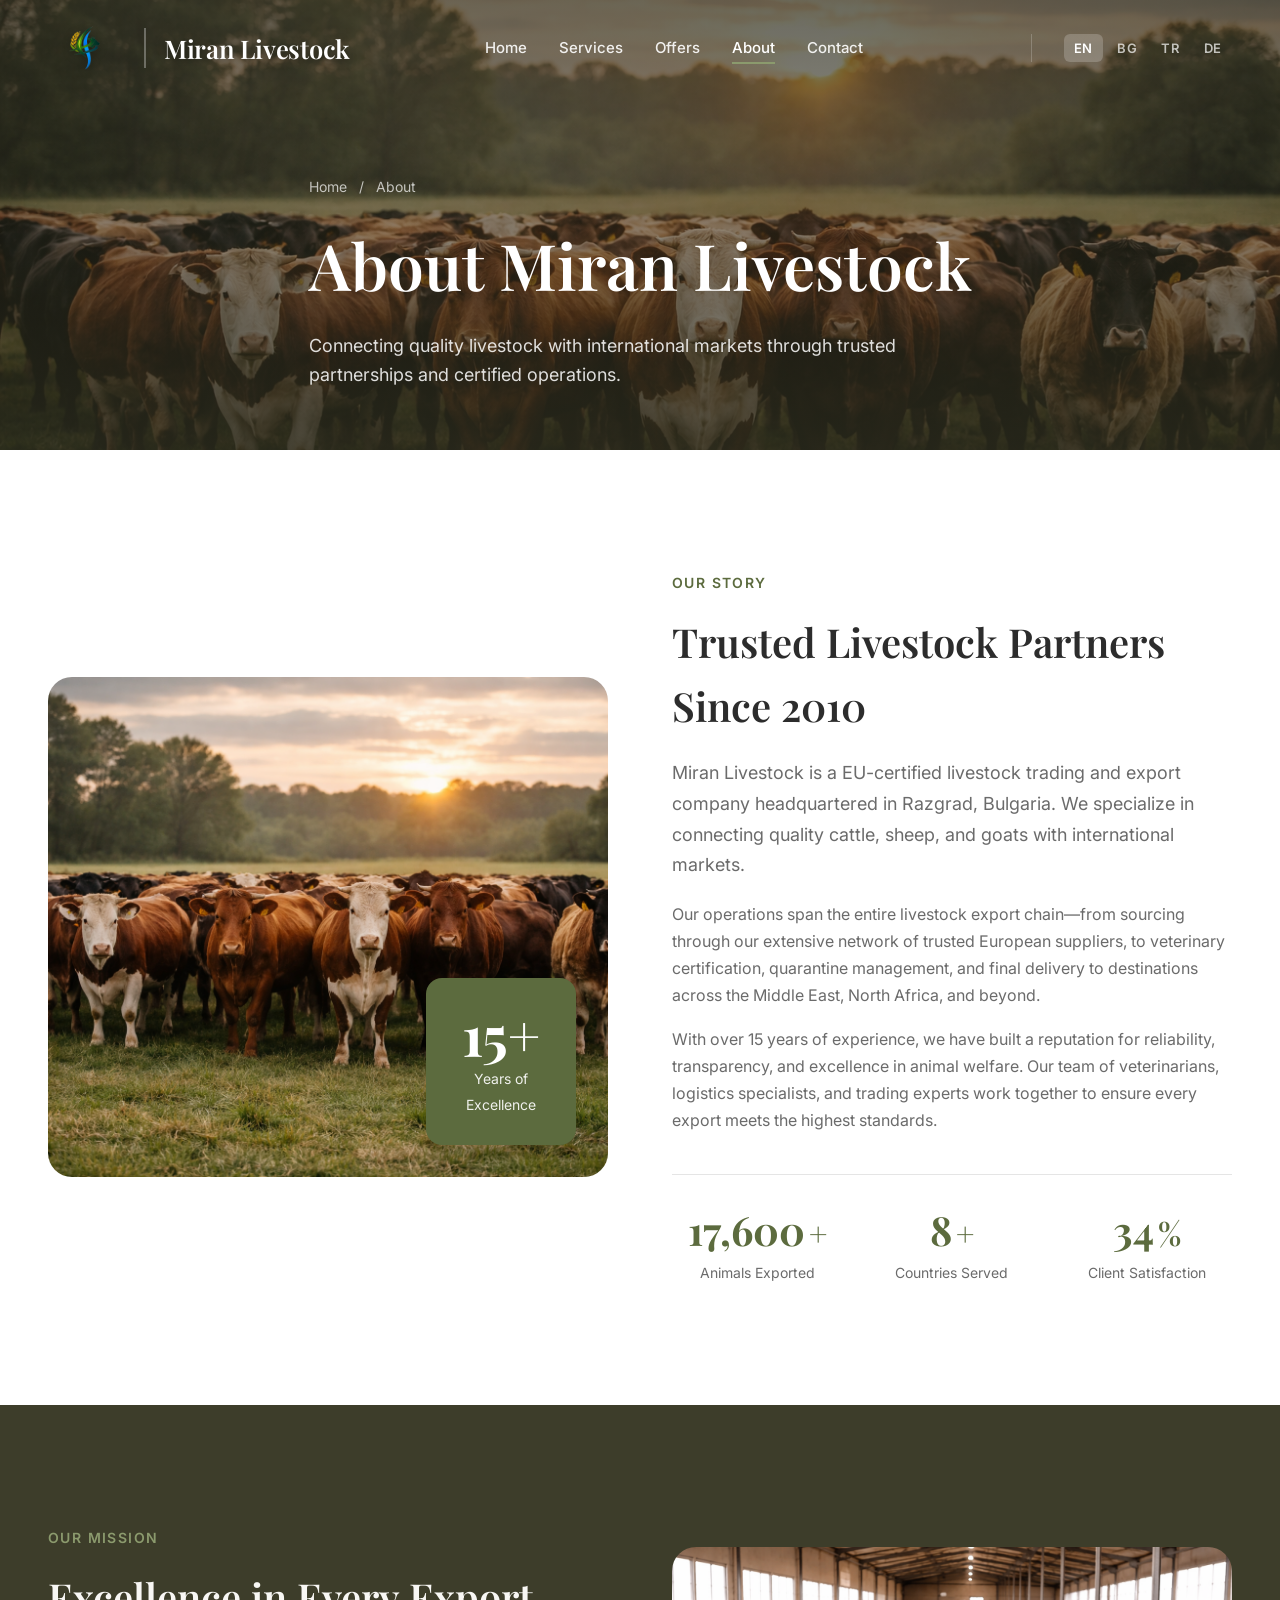
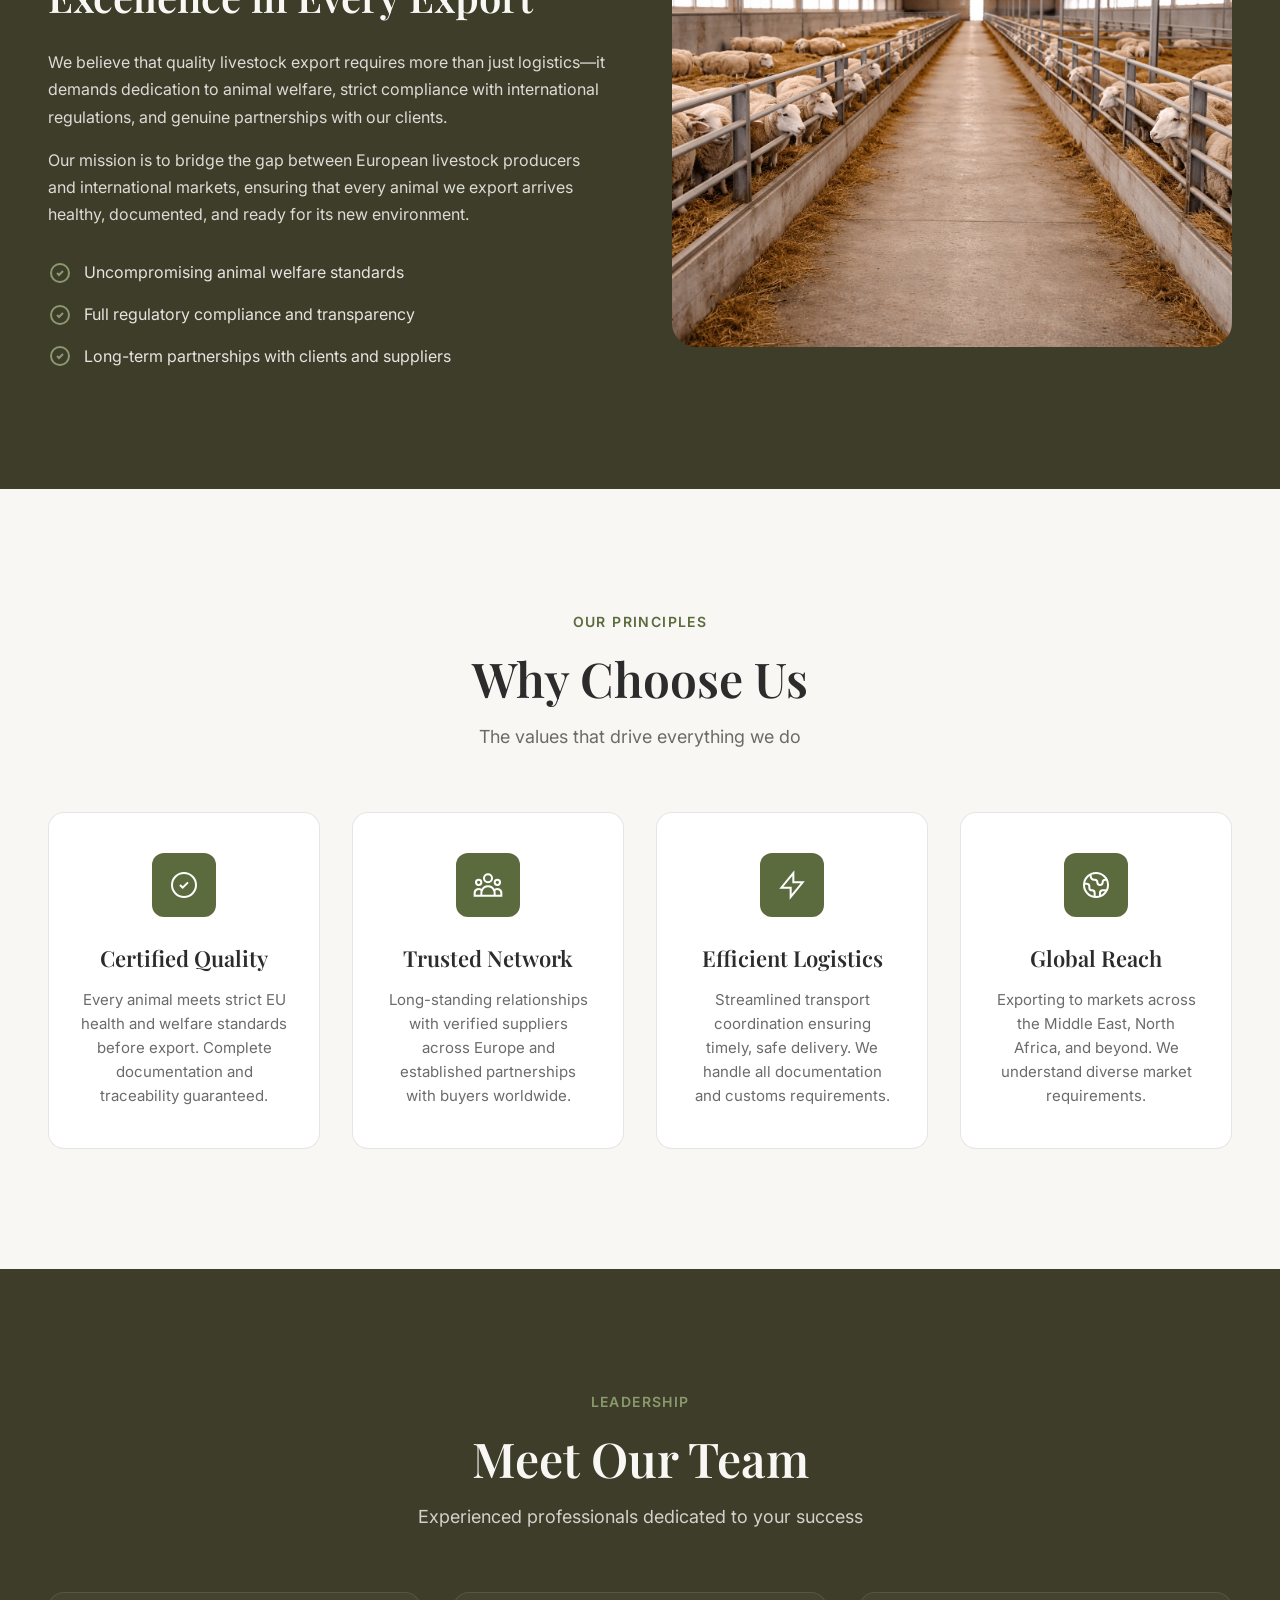
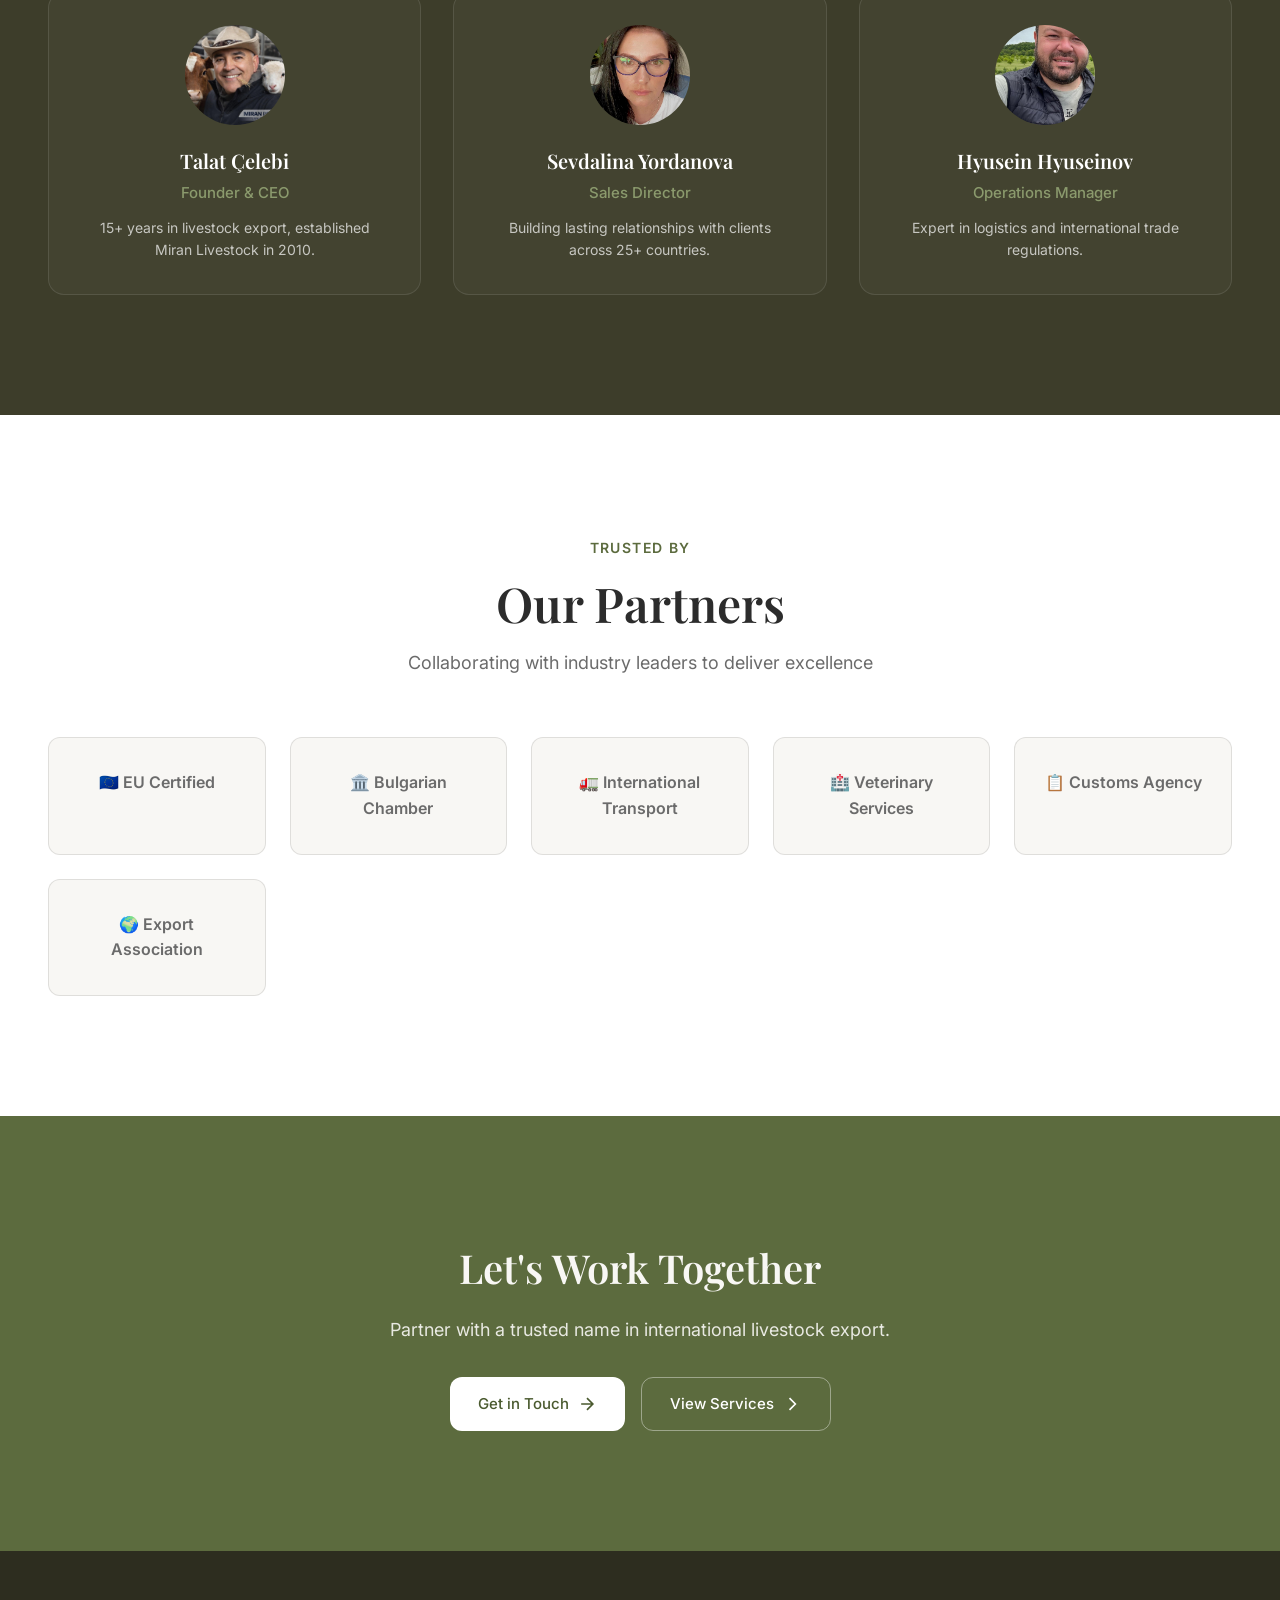
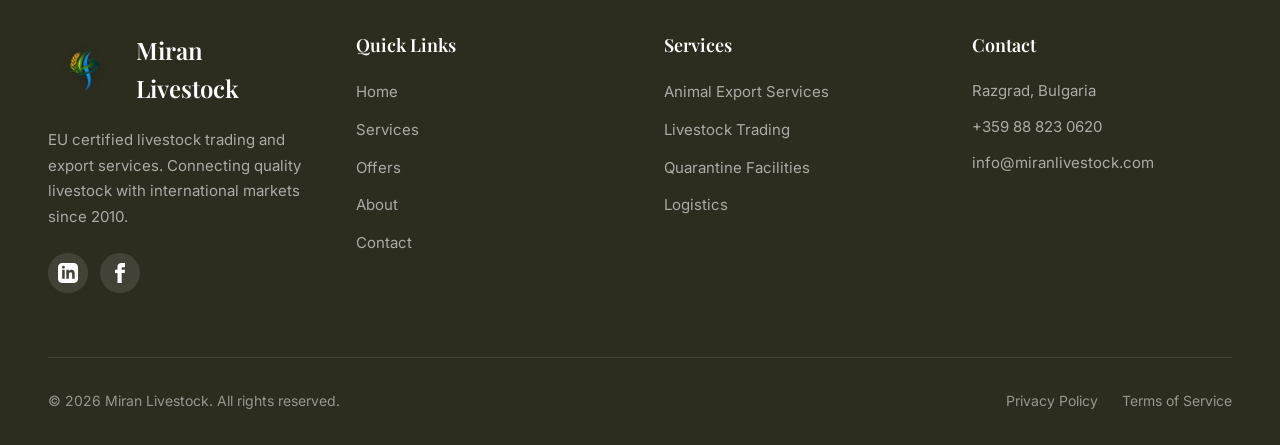
<file: about.html>
<!DOCTYPE html>
<html lang="en">
<head>
  <meta charset="UTF-8">
  <meta name="viewport" content="width=device-width, initial-scale=1.0">
  <title data-i18n="about.meta.title">About Us | Miran Livestock</title>
  <meta name="description" data-i18n="about.meta.description" content="Learn about Miran Livestock - EU certified livestock trading and export company based in Bulgaria.">
  <link rel="stylesheet" href="css/style.css">
  <link rel="preconnect" href="https://fonts.googleapis.com">
  <link rel="preconnect" href="https://fonts.gstatic.com" crossorigin>
  <link href="https://fonts.googleapis.com/css2?family=Inter:wght@300;400;500;600;700&family=Playfair+Display:wght@400;500;600;700&display=swap" rel="stylesheet">
</head>

<body>

<!-- ================= HEADER ================= -->
<header class="header" id="header">
  <div class="container header-inner">
    <a href="index.html" class="logo">
      <img src="img/Miran_Logo.png" alt="Miran Livestock" class="logo-img">
      <span class="logo-text">Miran Livestock</span>
    </a>
    <nav class="desktop-nav">
      <a href="index.html" data-i18n="nav.home">Home</a>
      <a href="services.html" data-i18n="nav.services">Services</a>
      <a href="offers.html" data-i18n="nav.offers">Offers</a>
      <a href="about.html" class="active" data-i18n="nav.about">About</a>
      <a href="contact.html" data-i18n="nav.contact">Contact</a>
    </nav>
    
    <!-- Language Switcher -->
    <div class="language-switcher">
      <button class="lang-btn active" data-lang="en">EN</button>
      <button class="lang-btn" data-lang="bg">BG</button>
      <button class="lang-btn" data-lang="tr">TR</button>
      <button class="lang-btn" data-lang="de">DE</button>
    </div>
    
    <button class="menu-btn" id="menuBtn" aria-label="Open menu">
      <span></span>
      <span></span>
      <span></span>
    </button>
  </div>
</header>

<!-- ================= MOBILE MENU ================= -->
<nav class="side-menu" id="sideMenu">
  <button class="close-btn" id="closeBtn" aria-label="Close menu">×</button>
  <div class="menu-links">
    <a href="index.html" data-i18n="nav.home">Home</a>
    <a href="services.html" data-i18n="nav.services">Services</a>
    <a href="offers.html" data-i18n="nav.offers">Offers</a>
    <a href="about.html" class="active" data-i18n="nav.about">About</a>
    <a href="index.html#contact" data-i18n="nav.contact">Contact</a>
  </div>
  
  <div class="mobile-lang-switcher">
    <span data-i18n="nav.language">Language:</span>
    <div class="mobile-lang-buttons">
      <button class="lang-btn active" data-lang="en">English</button>
      <button class="lang-btn" data-lang="bg">Български</button>
      <button class="lang-btn" data-lang="tr">Türkçe</button>
      <button class="lang-btn" data-lang="de">Deutsch</button>
    </div>
  </div>
  
  <div class="menu-footer">
    <p>info@miranlivestock.com</p>
    <p>+359 88 823 0620</p>
  </div>
</nav>
<div class="menu-overlay" id="menuOverlay"></div>

<!-- ================= PAGE HERO ================= -->
<section class="page-hero about-hero">
  <div class="page-hero-bg">
    <img src="img/Cattle_Herd.png" alt="About Miran Livestock" loading="eager">
  </div>
  <div class="hero-overlay"></div>
  
  <div class="container">
    <div class="page-hero-content reveal">
      <span class="breadcrumb">
        <a href="index.html" data-i18n="about.breadcrumb.home">Home</a>
        <span>/</span>
        <span data-i18n="nav.about">About</span>
      </span>
      <h1 data-i18n="about.hero.title">About Miran Livestock</h1>
      <p data-i18n="about.hero.subtitle">Connecting quality livestock with international markets through trusted partnerships and certified operations.</p>
    </div>
  </div>
</section>

<!-- ================= STORY SECTION ================= -->
<section class="story-section section-padding">
  <div class="container">
    <div class="story-grid">
      <div class="story-image reveal">
        <img src="img/Cattle_Herd.png" alt="Miran Livestock Operations" loading="lazy">
        <div class="experience-badge">
          <span class="exp-number">15+</span>
          <span class="exp-text" data-i18n="about.story.badge">Years of<br>Excellence</span>
        </div>
      </div>
      
      <div class="story-content reveal">
        <span class="section-label" data-i18n="about.story.label">Our Story</span>
        <h2 data-i18n="about.story.title">Trusted Livestock Partners Since 2010</h2>
        <p class="lead" data-i18n="about.story.lead">Miran Livestock is a EU-certified livestock trading and export company headquartered in Razgrad, Bulgaria. We specialize in connecting quality cattle, sheep, and goats with international markets.</p>
        
        <p data-i18n="about.story.p1">Our operations span the entire livestock export chain—from sourcing through our extensive network of trusted European suppliers, to veterinary certification, quarantine management, and final delivery to destinations across the Middle East, North Africa, and beyond.</p>
        
        <p data-i18n="about.story.p2">With over 15 years of experience, we have built a reputation for reliability, transparency, and excellence in animal welfare. Our team of veterinarians, logistics specialists, and trading experts work together to ensure every export meets the highest standards.</p>
        
        <div class="story-stats">
          <div class="stat">
            <span class="stat-number" data-count="50000">0</span>
            <span class="stat-suffix">+</span>
            <span class="stat-label" data-i18n="about.stats.animals">Animals Exported</span>
          </div>
          <div class="stat">
            <span class="stat-number" data-count="25">0</span>
            <span class="stat-suffix">+</span>
            <span class="stat-label" data-i18n="about.stats.countries">Countries Served</span>
          </div>
          <div class="stat">
            <span class="stat-number" data-count="98">0</span>
            <span class="stat-suffix">%</span>
            <span class="stat-label" data-i18n="about.stats.satisfaction">Client Satisfaction</span>
          </div>
        </div>
      </div>
    </div>
  </div>
</section>

<!-- ================= MISSION SECTION ================= -->
<section class="mission-section section-padding bg-dark">
  <div class="container">
    <div class="mission-grid">
      <div class="mission-content reveal">
        <span class="section-label" data-i18n="about.mission.label">Our Mission</span>
        <h2 class="light" data-i18n="about.mission.title">Excellence in Every Export</h2>
        <p class="light" data-i18n="about.mission.p1">We believe that quality livestock export requires more than just logistics—it demands dedication to animal welfare, strict compliance with international regulations, and genuine partnerships with our clients.</p>
        <p class="light" data-i18n="about.mission.p2">Our mission is to bridge the gap between European livestock producers and international markets, ensuring that every animal we export arrives healthy, documented, and ready for its new environment.</p>
        
        <div class="mission-points">
          <div class="mission-point">
            <div class="point-icon">
              <svg viewBox="0 0 24 24" fill="none" stroke="currentColor" stroke-width="2">
                <path d="M9 12l2 2 4-4m6 2a9 9 0 11-18 0 9 9 0 0118 0z"/>
              </svg>
            </div>
            <span data-i18n="about.mission.point1">Uncompromising animal welfare standards</span>
          </div>
          <div class="mission-point">
            <div class="point-icon">
              <svg viewBox="0 0 24 24" fill="none" stroke="currentColor" stroke-width="2">
                <path d="M9 12l2 2 4-4m6 2a9 9 0 11-18 0 9 9 0 0118 0z"/>
              </svg>
            </div>
            <span data-i18n="about.mission.point2">Full regulatory compliance and transparency</span>
          </div>
          <div class="mission-point">
            <div class="point-icon">
              <svg viewBox="0 0 24 24" fill="none" stroke="currentColor" stroke-width="2">
                <path d="M9 12l2 2 4-4m6 2a9 9 0 11-18 0 9 9 0 0118 0z"/>
              </svg>
            </div>
            <span data-i18n="about.mission.point3">Long-term partnerships with clients and suppliers</span>
          </div>
        </div>
      </div>
      
      <div class="mission-image reveal">
        <img src="img/Sheep_pen.png" alt="Our Mission" loading="lazy">
      </div>
    </div>
  </div>
</section>

<!-- ================= VALUES SECTION ================= -->
<section class="values-section section-padding">
  <div class="container">
    <div class="section-header reveal">
      <span class="section-label" data-i18n="about.values.label">Our Principles</span>
      <h2 class="section-title" data-i18n="about.values.title">Why Choose Us</h2>
      <p class="section-desc" data-i18n="about.values.desc">The values that drive everything we do</p>
    </div>
    
    <div class="values-grid">
      <div class="value-card reveal">
        <div class="value-icon">
          <svg viewBox="0 0 24 24" fill="none" stroke="currentColor" stroke-width="1.5">
            <path d="M9 12l2 2 4-4m6 2a9 9 0 11-18 0 9 9 0 0118 0z"/>
          </svg>
        </div>
        <h3 data-i18n="about.values.quality.title">Certified Quality</h3>
        <p data-i18n="about.values.quality.desc">Every animal meets strict EU health and welfare standards before export. Complete documentation and traceability guaranteed.</p>
      </div>
      
      <div class="value-card reveal">
        <div class="value-icon">
          <svg viewBox="0 0 24 24" fill="none" stroke="currentColor" stroke-width="1.5">
            <path d="M17 20h5v-2a3 3 0 00-5.356-1.857M17 20H7m10 0v-2c0-.656-.126-1.283-.356-1.857M7 20H2v-2a3 3 0 015.356-1.857M7 20v-2c0-.656.126-1.283.356-1.857m0 0a5.002 5.002 0 019.288 0M15 7a3 3 0 11-6 0 3 3 0 016 0zm6 3a2 2 0 11-4 0 2 2 0 014 0zM7 10a2 2 0 11-4 0 2 2 0 014 0z"/>
          </svg>
        </div>
        <h3 data-i18n="about.values.network.title">Trusted Network</h3>
        <p data-i18n="about.values.network.desc">Long-standing relationships with verified suppliers across Europe and established partnerships with buyers worldwide.</p>
      </div>
      
      <div class="value-card reveal">
        <div class="value-icon">
          <svg viewBox="0 0 24 24" fill="none" stroke="currentColor" stroke-width="1.5">
            <path d="M13 10V3L4 14h7v7l9-11h-7z"/>
          </svg>
        </div>
        <h3 data-i18n="about.values.efficiency.title">Efficient Logistics</h3>
        <p data-i18n="about.values.efficiency.desc">Streamlined transport coordination ensuring timely, safe delivery. We handle all documentation and customs requirements.</p>
      </div>
      
      <div class="value-card reveal">
        <div class="value-icon">
          <svg viewBox="0 0 24 24" fill="none" stroke="currentColor" stroke-width="1.5">
            <path d="M3.055 11H5a2 2 0 012 2v1a2 2 0 002 2 2 2 0 012 2v2.945M8 3.935V5.5A2.5 2.5 0 0010.5 8h.5a2 2 0 012 2 2 2 0 104 0 2 2 0 012-2h1.064M15 20.488V18a2 2 0 012-2h3.064M21 12a9 9 0 11-18 0 9 9 0 0118 0z"/>
          </svg>
        </div>
        <h3 data-i18n="about.values.global.title">Global Reach</h3>
        <p data-i18n="about.values.global.desc">Exporting to markets across the Middle East, North Africa, and beyond. We understand diverse market requirements.</p>
      </div>
    </div>
  </div>
</section>

<!-- ================= TEAM SECTION ================= -->
<section class="team-section section-padding bg-dark">
  <div class="container">
    <div class="section-header reveal">
      <span class="section-label" data-i18n="about.team.label">Leadership</span>
      <h2 class="section-title light" data-i18n="about.team.title">Meet Our Team</h2>
      <p class="section-desc light" data-i18n="about.team.desc">Experienced professionals dedicated to your success</p>
    </div>
    
    <div class="team-grid">
      <div class="team-card reveal">
        <div class="team-image">
          <div class="team-avatar">
              <img src="img/Talat_Celebi.jpeg" alt="Talat Celebi" class="img"></div>
        </div>
        <div class="team-info">
          <h3>Talat Çelebi</h3>
          <span class="team-role" data-i18n="about.team.founder">Founder & CEO</span>
          <p data-i18n="about.team.founder.desc">15+ years in livestock export, established Miran Livestock in 2017.</p>
        </div>
      </div>
      
      
      <div class="team-card reveal">
        <div class="team-image">
            <div class="team-avatar">
                <img src="img/Sevdalina_Yordanova.jpeg" alt="Sevdalina Yordanova" class="img"></div>
        </div>
        <div class="team-info">
          <h3>Sevdalina Yordanova</h3>
          <span class="team-role" data-i18n="about.team.sales">Sales Director</span>
          <p data-i18n="about.team.sales.desc">Building lasting relationships with clients across 25+ countries.</p>
        </div>
      </div>
        <div class="team-card reveal">
        <div class="team-image">
          <div class="team-avatar"><img src="img/Hyusein_Hyuseinov.jpeg" alt="Hyusein Hyuseinov" class="img"></div>
        </div>
        <div class="team-info">
          <h3>Hyusein Hyuseinov</h3>
          <span class="team-role" data-i18n="about.team.operations">Operations Manager</span>
          <p data-i18n="about.team.operations.desc">Expert in logistics and international trade regulations.</p>
        </div>
      </div>
    </div>
  </div>
</section>

<!-- ================= PARTNERS SECTION ================= -->
<section class="partners-section section-padding">
  <div class="container">
    <div class="section-header reveal">
      <span class="section-label" data-i18n="about.partners.label">Trusted By</span>
      <h2 class="section-title" data-i18n="about.partners.title">Our Partners</h2>
      <p class="section-desc" data-i18n="about.partners.desc">Collaborating with industry leaders to deliver excellence</p>
    </div>
    
    <div class="partners-grid reveal">
      <div class="partner-logo">🇪🇺 EU Certified</div>
      <div class="partner-logo">🏛️ Bulgarian Chamber</div>
      <div class="partner-logo">🚛 International Transport</div>
      <div class="partner-logo">🏥 Veterinary Services</div>
      <div class="partner-logo">📋 Customs Agency</div>
      <div class="partner-logo">🌍 Export Association</div>
    </div>
  </div>
</section>

<!-- ================= CTA SECTION ================= -->
<section class="cta-section section-padding bg-accent">
  <div class="container">
    <div class="cta-content reveal">
      <h2 data-i18n="about.cta.title">Let's Work Together</h2>
      <p data-i18n="about.cta.desc">Partner with a trusted name in international livestock export.</p>
      <div class="cta-buttons">
        <a href="index.html#contact" class="btn btn-light">
          <span data-i18n="about.cta.button1">Get in Touch</span>
          <svg width="20" height="20" viewBox="0 0 24 24" fill="none" stroke="currentColor" stroke-width="2">
            <path d="M5 12h14M12 5l7 7-7 7"/>
          </svg>
        </a>
        <a href="services.html" class="btn btn-outline-light">
          <span data-i18n="about.cta.button2">View Services</span>
          <svg width="20" height="20" viewBox="0 0 24 24" fill="none" stroke="currentColor" stroke-width="2">
            <path d="M9 5l7 7-7 7"/>
          </svg>
        </a>
      </div>
    </div>
  </div>
</section>

<!-- ================= FOOTER ================= -->
<footer class="footer">
  <div class="container">
    <div class="footer-grid">
      <div class="footer-brand">
        <a href="index.html" class="footer-logo">
          <img src="img/Miran_Logo.png" alt="Miran Livestock" class="logo-img">
          <span>Miran Livestock</span>
        </a>
        <p data-i18n="footer.desc">EU certified livestock trading and export services. Connecting quality livestock with international markets since 2010.</p>
        <div class="footer-social">
          <a href="#" aria-label="LinkedIn">
            <svg viewBox="0 0 24 24" fill="currentColor"><path d="M19 0h-14c-2.761 0-5 2.239-5 5v14c0 2.761 2.239 5 5 5h14c2.762 0 5-2.239 5-5v-14c0-2.761-2.238-5-5-5zm-11 19h-3v-11h3v11zm-1.5-12.268c-.966 0-1.75-.79-1.75-1.764s.784-1.764 1.75-1.764 1.75.79 1.75 1.764-.783 1.764-1.75 1.764zm13.5 12.268h-3v-5.604c0-3.368-4-3.113-4 0v5.604h-3v-11h3v1.765c1.396-2.586 7-2.777 7 2.476v6.759z"/></svg>
          </a>
          <a href="#" aria-label="Facebook">
            <svg viewBox="0 0 24 24" fill="currentColor"><path d="M9 8h-3v4h3v12h5v-12h3.642l.358-4h-4v-1.667c0-.955.192-1.333 1.115-1.333h2.885v-5h-3.808c-3.596 0-5.192 1.583-5.192 4.615v3.385z"/></svg>
          </a>
        </div>
      </div>
      
      <div class="footer-links">
        <h4 data-i18n="footer.links">Quick Links</h4>
        <ul>
          <li><a href="index.html" data-i18n="nav.home">Home</a></li>
          <li><a href="services.html" data-i18n="nav.services">Services</a></li>
          <li><a href="offers.html" data-i18n="nav.offers">Offers</a></li>
          <li><a href="about.html" data-i18n="nav.about">About Us</a></li>
          <li><a href="index.html#contact" data-i18n="nav.contact">Contact</a></li>
        </ul>
      </div>

      <div class="footer-links">
        <h4 data-i18n="footer.services">Services</h4>
        <ul>
          <li><a href="services.html" data-i18n="services.export.title">Animal Export</a></li>
          <li><a href="services.html" data-i18n="services.trading.title">Livestock Trading</a></li>
          <li><a href="services.html" data-i18n="services.quarantine.title">Quarantine Facilities</a></li>
          <li><a href="services.html" data-i18n="footer.logistics">Logistics</a></li>
        </ul>
      </div>

      <div class="footer-contact">
        <h4 data-i18n="footer.contact">Contact</h4>
        <p>Razgrad, Bulgaria</p>
        <p>+359 88 823 0620</p>
        <p>info@miranlivestock.com</p>
      </div>
    </div>
    
    <div class="footer-bottom">
      <p>&copy; 2026 Miran Livestock. <span data-i18n="footer.rights">All rights reserved.</span></p>
      <div class="footer-legal">
        <a href="#" data-i18n="footer.privacy">Privacy Policy</a>
        <a href="#" data-i18n="footer.terms">Terms of Service</a>
      </div>
    </div>
  </div>
</footer>

<script src="js/lang.js"></script>
<script src="js/main.js"></script>
<script src="js/about.js"></script>
</body>
</html>
</file>
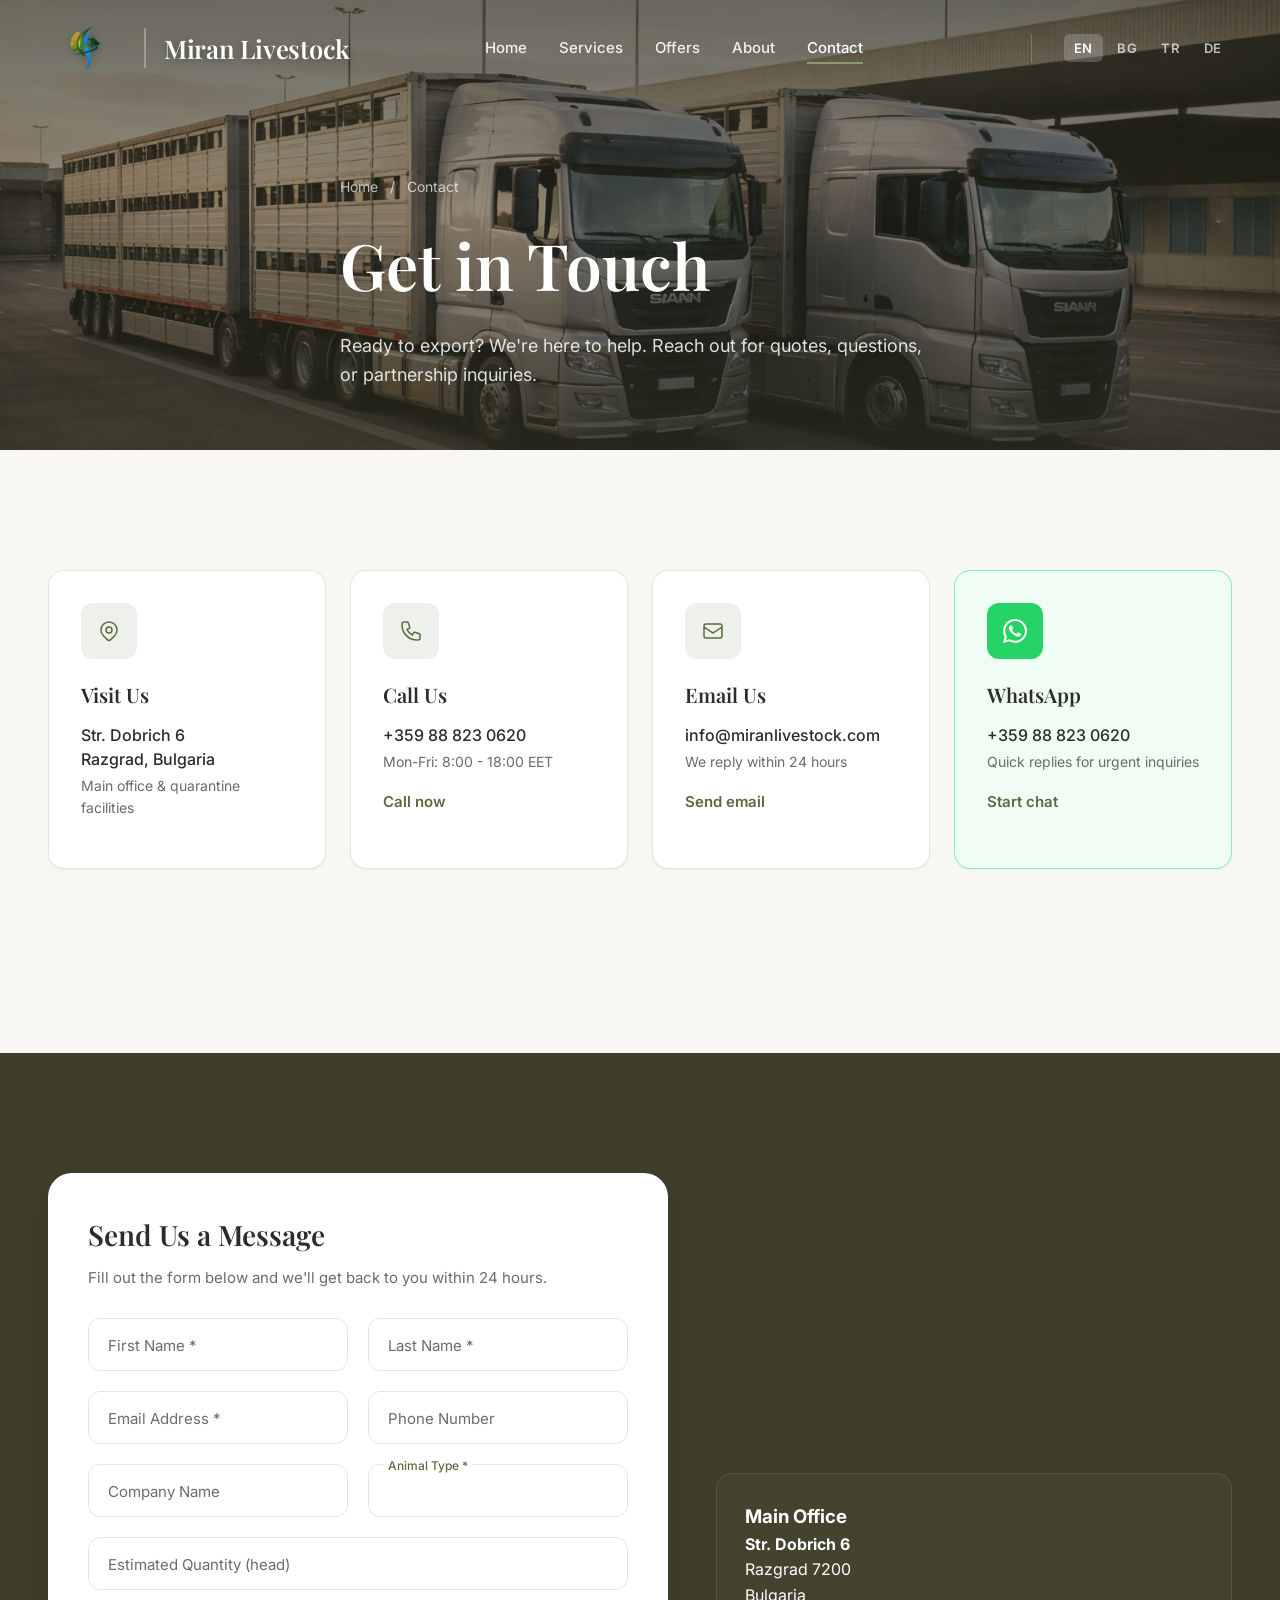
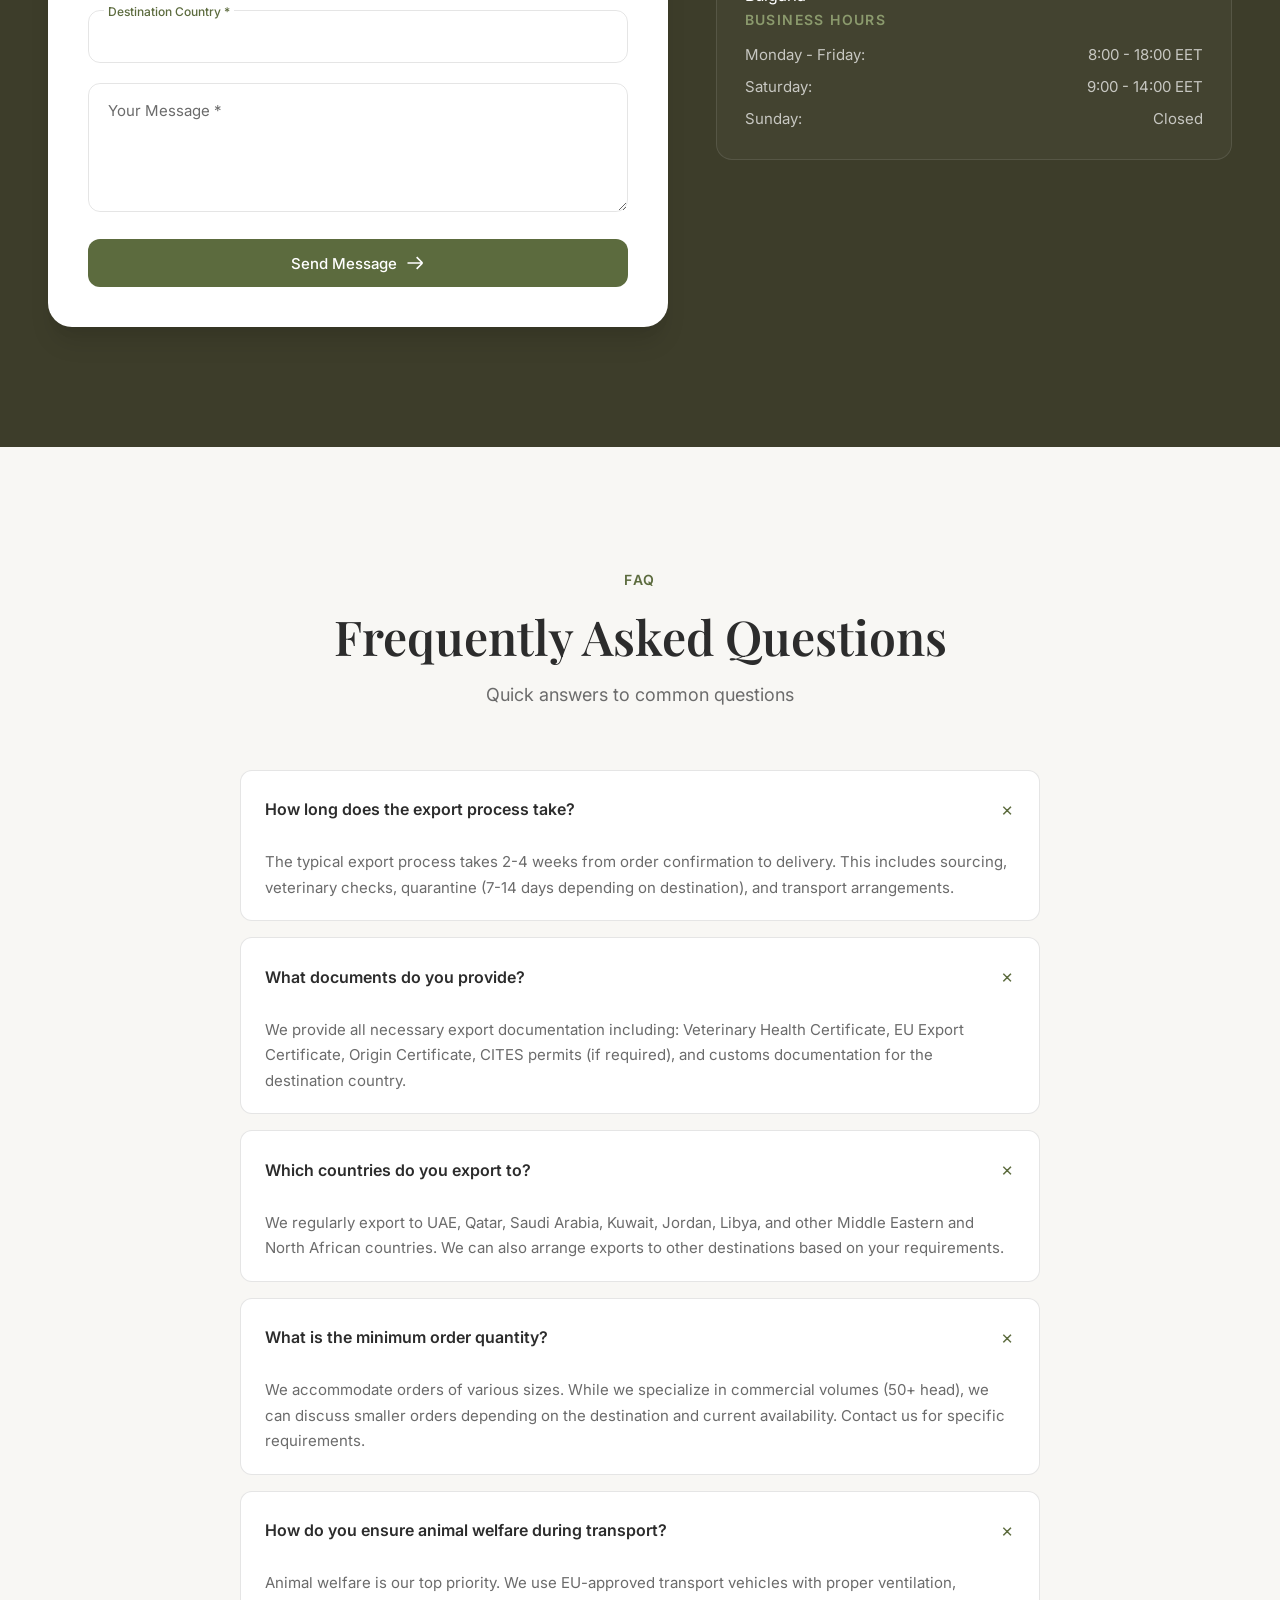
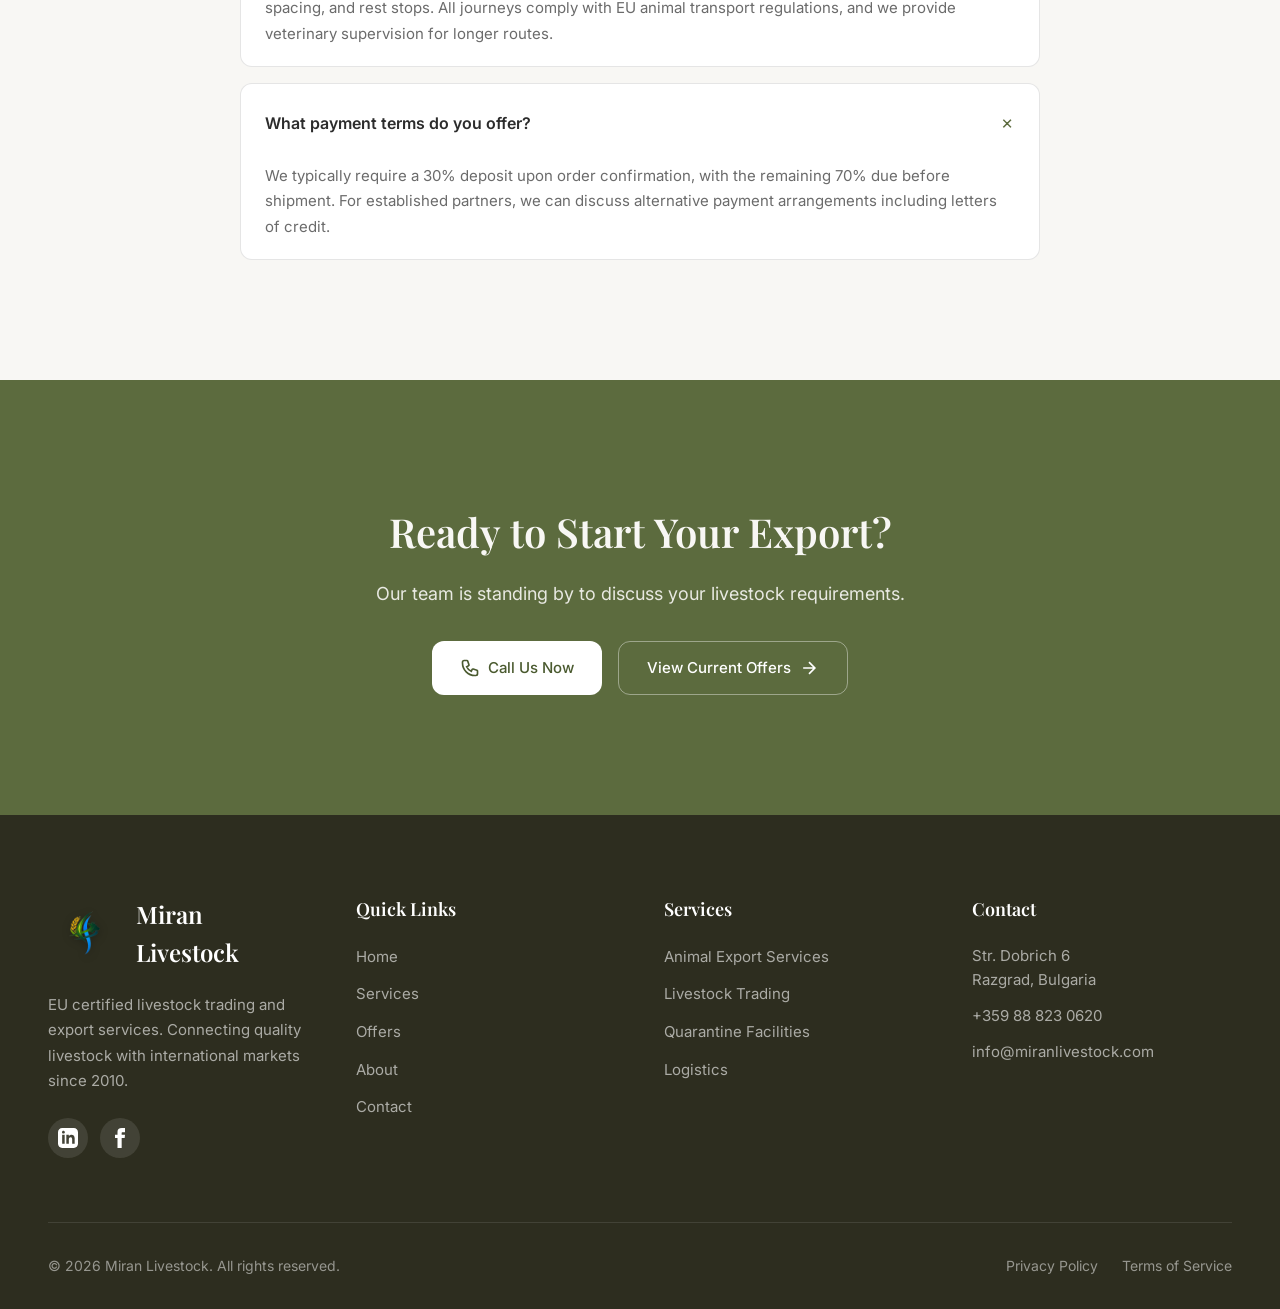
<file: contact.html>
<!DOCTYPE html>
<html lang="en">
<head>
  <meta charset="UTF-8">
  <meta name="viewport" content="width=device-width, initial-scale=1.0">
  <title data-i18n="contact.meta.title">Contact Us | Miran Livestock</title>
  <meta name="description" data-i18n="contact.meta.description" content="Get in touch with Miran Livestock for international livestock export inquiries. Office in Razgrad, Bulgaria.">
  <link rel="stylesheet" href="css/style.css">
  <link rel="preconnect" href="https://fonts.googleapis.com">
  <link rel="preconnect" href="https://fonts.gstatic.com" crossorigin>
  <link href="https://fonts.googleapis.com/css2?family=Inter:wght@300;400;500;600;700&family=Playfair+Display:wght@400;500;600;700&display=swap" rel="stylesheet">
</head>

<body>

<!-- ================= HEADER ================= -->
<header class="header" id="header">
  <div class="container header-inner">
    <a href="index.html" class="logo">
      <img src="img/Miran_Logo.png" alt="Miran Livestock" class="logo-img">
      <span class="logo-text">Miran Livestock</span>
    </a>
    <nav class="desktop-nav">
      <a href="index.html" data-i18n="nav.home">Home</a>
      <a href="services.html" data-i18n="nav.services">Services</a>
      <a href="offers.html" data-i18n="nav.offers">Offers</a>
      <a href="about.html" data-i18n="nav.about">About</a>
      <a href="contact.html" data-i18n="nav.contact">Contact</a>
    </nav>
    
    <!-- Language Switcher -->
    <div class="language-switcher">
      <button class="lang-btn active" data-lang="en">EN</button>
      <button class="lang-btn" data-lang="bg">BG</button>
      <button class="lang-btn" data-lang="tr">TR</button>
      <button class="lang-btn" data-lang="de">DE</button>
    </div>
    
    <button class="menu-btn" id="menuBtn" aria-label="Open menu">
      <span></span>
      <span></span>
      <span></span>
    </button>
  </div>
</header>

<!-- ================= MOBILE MENU ================= -->
<nav class="side-menu" id="sideMenu">
  <button class="close-btn" id="closeBtn" aria-label="Close menu">×</button>
  <div class="menu-links">
    <a href="index.html" data-i18n="nav.home">Home</a>
    <a href="services.html" data-i18n="nav.services">Services</a>
    <a href="offers.html" data-i18n="nav.offers">Offers</a>
    <a href="about.html" data-i18n="nav.about">About</a>
    <a href="contact.html" class="active" data-i18n="nav.contact">Contact</a>
  </div>
  
  <div class="mobile-lang-switcher">
    <span data-i18n="nav.language">Language:</span>
    <div class="mobile-lang-buttons">
      <button class="lang-btn active" data-lang="en">English</button>
      <button class="lang-btn" data-lang="bg">Български</button>
      <button class="lang-btn" data-lang="tr">Türkçe</button>
      <button class="lang-btn" data-lang="de">Deutsch</button>
    </div>
  </div>
  
  <div class="menu-footer">
    <p>info@miranlivestock.com</p>
    <p>+359 88 823 0620</p>
  </div>
</nav>
<div class="menu-overlay" id="menuOverlay"></div>

<!-- ================= PAGE HERO ================= -->
<section class="page-hero contact-hero">
  <div class="page-hero-bg">
    <img src="img/Trucks.png" alt="Contact Miran Livestock" loading="eager">
  </div>
  <div class="hero-overlay"></div>
  
  <div class="container">
    <div class="page-hero-content reveal">
      <span class="breadcrumb">
        <a href="index.html" data-i18n="contact.breadcrumb.home">Home</a>
        <span>/</span>
        <span data-i18n="nav.contact">Contact</span>
      </span>
      <h1 data-i18n="contact.hero.title">Get in Touch</h1>
      <p data-i18n="contact.hero.subtitle">Ready to export? We're here to help. Reach out for quotes, questions, or partnership inquiries.</p>
    </div>
  </div>
</section>

<!-- ================= CONTACT INFO CARDS ================= -->
<section class="contact-info-section section-padding">
  <div class="container">
    <div class="contact-cards-grid">
      
      <div class="contact-card reveal">
        <div class="contact-card-icon">
          <svg viewBox="0 0 24 24" fill="none" stroke="currentColor" stroke-width="1.5">
            <path d="M17.657 16.657L13.414 20.9a1.998 1.998 0 01-2.827 0l-4.244-4.243a8 8 0 1111.314 0z"/>
            <path d="M15 11a3 3 0 11-6 0 3 3 0 016 0z"/>
          </svg>
        </div>
        <h3 data-i18n="contact.card.address.title">Visit Us</h3>
        <p class="contact-card-main">Str. Dobrich 6<br>Razgrad, Bulgaria</p>
        <p class="contact-card-sub" data-i18n="contact.card.address.sub">Main office & quarantine facilities</p>
      </div>

      <div class="contact-card reveal">
        <div class="contact-card-icon">
          <svg viewBox="0 0 24 24" fill="none" stroke="currentColor" stroke-width="1.5">
            <path d="M3 5a2 2 0 012-2h3.28a1 1 0 01.948.684l1.498 4.493a1 1 0 01-.502 1.21l-2.257 1.13a11.042 11.042 0 005.516 5.516l1.13-2.257a1 1 0 011.21-.502l4.493 1.498a1 1 0 01.684.949V19a2 2 0 01-2 2h-1C9.716 21 3 14.284 3 6V5z"/>
          </svg>
        </div>
        <h3 data-i18n="contact.card.phone.title">Call Us</h3>
        <p class="contact-card-main">+359 88 823 0620</p>
        <p class="contact-card-sub" data-i18n="contact.card.phone.sub">Mon-Fri: 8:00 - 18:00 EET</p>
        <a href="tel:+359888230620" class="contact-card-link" data-i18n="contact.card.call">Call now</a>
      </div>

      <div class="contact-card reveal">
        <div class="contact-card-icon">
          <svg viewBox="0 0 24 24" fill="none" stroke="currentColor" stroke-width="1.5">
            <path d="M3 8l7.89 5.26a2 2 0 002.22 0L21 8M5 19h14a2 2 0 002-2V7a2 2 0 00-2-2H5a2 2 0 00-2 2v10a2 2 0 002 2z"/>
          </svg>
        </div>
        <h3 data-i18n="contact.card.email.title">Email Us</h3>
        <p class="contact-card-main">info@miranlivestock.com</p>
        <p class="contact-card-sub" data-i18n="contact.card.email.sub">We reply within 24 hours</p>
        <a href="mailto:info@miranlivestock.com" class="contact-card-link" data-i18n="contact.card.send">Send email</a>
      </div>

      <div class="contact-card reveal whatsapp-card">
        <div class="contact-card-icon">
          <svg viewBox="0 0 24 24" fill="currentColor">
            <path d="M17.472 14.382c-.297-.149-1.758-.867-2.03-.967-.273-.099-.471-.148-.67.15-.197.297-.767.966-.94 1.164-.173.199-.347.223-.644.075-.297-.15-1.255-.463-2.39-1.475-.883-.788-1.48-1.761-1.653-2.059-.173-.297-.018-.458.13-.606.134-.133.298-.347.446-.52.149-.174.198-.298.298-.497.099-.198.05-.371-.025-.52-.075-.149-.669-1.612-.916-2.207-.242-.579-.487-.5-.669-.51-.173-.008-.371-.01-.57-.01-.198 0-.52.074-.792.372-.272.297-1.04 1.016-1.04 2.479 0 1.462 1.065 2.875 1.213 3.074.149.198 2.096 3.2 5.077 4.487.709.306 1.262.489 1.694.625.712.227 1.36.195 1.871.118.571-.085 1.758-.719 2.006-1.413.248-.694.248-1.289.173-1.413-.074-.124-.272-.198-.57-.347m-5.421 7.403h-.004a9.87 9.87 0 01-5.031-1.378l-.361-.214-3.741.982.998-3.648-.235-.374a9.86 9.86 0 01-1.51-5.26c.001-5.45 4.436-9.884 9.888-9.884 2.64 0 5.122 1.03 6.988 2.898a9.825 9.825 0 012.893 6.994c-.003 5.45-4.437 9.884-9.885 9.884m8.413-18.297A11.815 11.815 0 0012.05 0C5.495 0 .16 5.335.157 11.892c0 2.096.547 4.142 1.588 5.945L.057 24l6.305-1.654a11.882 11.882 0 005.683 1.448h.005c6.554 0 11.89-5.335 11.893-11.893a11.821 11.821 0 00-3.48-8.413z"/>
          </svg>
        </div>
        <h3 data-i18n="contact.card.whatsapp.title">WhatsApp</h3>
        <p class="contact-card-main">+359 88 823 0620</p>
        <p class="contact-card-sub" data-i18n="contact.card.whatsapp.sub">Quick replies for urgent inquiries</p>
        <a href="https://wa.me/359888230620" target="_blank" class="contact-card-link" data-i18n="contact.card.chat">Start chat</a>
      </div>

    </div>
  </div>
</section>

<!-- ================= CONTACT FORM & MAP SECTION ================= -->
<section class="contact-main-section section-padding bg-dark">
  <div class="container">
    <div class="contact-main-grid">
      
      <!-- Form -->
      <div class="contact-form-wrapper reveal">
        <h2 data-i18n="contact.form.heading">Send Us a Message</h2>
        <p class="form-intro" data-i18n="contact.form.intro">Fill out the form below and we'll get back to you within 24 hours.</p>
  
        <form class="contact-form-large" id="contactFormPage" action="https://formspree.io/f/xojnloop" method="POST">
  <input type="hidden" name="_subject" value="New contact form submission - Miran Livestock">
  
  
  <div class="form-row">
    <div class="form-group">
      <input type="text" id="firstName" name="firstName" required placeholder=" ">
      <label for="firstName" data-i18n="contact.form.firstName">First Name *</label>
    </div>
    <div class="form-group">
      <input type="text" id="lastName" name="lastName" required placeholder=" ">
      <label for="lastName" data-i18n="contact.form.lastName">Last Name *</label>
    </div>
  </div>

  <div class="form-row">
    <div class="form-group">
      <input type="email" id="email" name="email" required placeholder=" ">
      <label for="email" data-i18n="contact.form.email">Email Address *</label>
    </div>
    <div class="form-group">
      <input type="tel" id="phone" name="phone" placeholder=" ">
      <label for="phone" data-i18n="contact.form.phone">Phone Number</label>
    </div>
  </div>

  <div class="form-row">
    <div class="form-group">
      <input type="text" id="company" name="company" placeholder=" ">
      <label for="company" data-i18n="contact.form.company">Company Name</label>
    </div>
    <div class="form-group">
      <select id="animalType" name="animalType" required>
        <option value="" disabled selected></option>
        <option value="cattle" data-i18n="contact.form.animal.cattle">Cattle</option>
        <option value="sheep" data-i18n="contact.form.animal.sheep">Sheep</option>
        <option value="goats" data-i18n="contact.form.animal.goats">Goats</option>
        <option value="mixed" data-i18n="contact.form.animal.mixed">Mixed</option>
      </select>
      <label for="animalType" class="select-label" data-i18n="contact.form.animal.label">Animal Type *</label>
    </div>
  </div>

  <div class="form-group">
    <input type="number" id="quantity" name="quantity" min="1" placeholder=" ">
    <label for="quantity" data-i18n="contact.form.quantity">Estimated Quantity (head)</label>
  </div>

  <div class="form-group">
    <select id="destination" name="destination" required>
      <option value="" disabled selected></option>
      <option value="uae">UAE</option>
      <option value="qatar">Qatar</option>
      <option value="saudi">Saudi Arabia</option>
      <option value="kuwait">Kuwait</option>
      <option value="jordan">Jordan</option>
      <option value="libya">Libya</option>
      <option value="other" data-i18n="contact.form.destination.other">Other</option>
    </select>
    <label for="destination" class="select-label" data-i18n="contact.form.destination.label">Destination Country *</label>
  </div>

  <div class="form-group">
    <textarea id="message" name="message" rows="5" required placeholder=" "></textarea>
    <label for="message" data-i18n="contact.form.message">Your Message *</label>
  </div>

  <button type="submit" class="btn btn-primary btn-full btn-large">
    <span data-i18n="contact.form.submit">Send Message</span>
    <svg width="20" height="20" viewBox="0 0 24 24" fill="none" stroke="currentColor" stroke-width="2">
      <path d="M14 5l7 7m0 0l-7 7m7-7H3"/>
    </svg>
  </button>
</form>
      </div>

      <!-- Map & Info -->
      <div class="contact-map-wrapper reveal">
        <div class="map-container">
          <iframe 
            src="https://www.google.com/maps/embed?pb=!1m18!1m12!1m3!1d2906.1234567890123!2d26.51123456789012!3d43.53321098765432!2m3!1f0!2f0!3f0!3m2!1i1024!2i768!4f13.1!3m3!1m2!1s0x40a1234567890abc%3A0x1234567890abcdef!2sRazgrad%2C%20Bulgaria!5e0!3m2!1sen!2sbg!4v1234567890123!5m2!1sen!2sbg"
            width="100%" 
            height="100%" 
            style="border:0;" 
            allowfullscreen="" 
            loading="lazy" 
            referrerpolicy="no-referrer-when-downgrade">
          </iframe>
        </div>
        
        <div class="office-info">
          <h3 data-i18n="contact.office.title">Main Office</h3>
          <p><strong>Str. Dobrich 6</strong><br>Razgrad 7200<br>Bulgaria</p>
          
          <div class="office-hours">
            <h4 data-i18n="contact.office.hours">Business Hours</h4>
            <ul>
              <li><span data-i18n="contact.office.mon">Monday - Friday:</span> 8:00 - 18:00 EET</li>
              <li><span data-i18n="contact.office.sat">Saturday:</span> 9:00 - 14:00 EET</li>
              <li><span data-i18n="contact.office.sun">Sunday:</span> <span data-i18n="contact.office.closed">Closed</span></li>
            </ul>
          </div>
        </div>
      </div>

    </div>
  </div>
</section>

<!-- ================= FAQ SECTION ================= -->
<section class="faq-section section-padding">
  <div class="container">
    <div class="section-header reveal">
      <span class="section-label" data-i18n="contact.faq.label">FAQ</span>
      <h2 class="section-title" data-i18n="contact.faq.title">Frequently Asked Questions</h2>
      <p class="section-desc" data-i18n="contact.faq.desc">Quick answers to common questions</p>
    </div>

    <div class="faq-grid">
      <div class="faq-item reveal">
        <div class="faq-question">
          <h4 data-i18n="contact.faq.q1">How long does the export process take?</h4>
          <span class="faq-toggle">+</span>
        </div>
        <div class="faq-answer">
          <p data-i18n="contact.faq.a1">The typical export process takes 2-4 weeks from order confirmation to delivery. This includes sourcing, veterinary checks, quarantine (7-14 days depending on destination), and transport arrangements.</p>
        </div>
      </div>

      <div class="faq-item reveal">
        <div class="faq-question">
          <h4 data-i18n="contact.faq.q2">What documents do you provide?</h4>
          <span class="faq-toggle">+</span>
        </div>
        <div class="faq-answer">
          <p data-i18n="contact.faq.a2">We provide all necessary export documentation including: Veterinary Health Certificate, EU Export Certificate, Origin Certificate, CITES permits (if required), and customs documentation for the destination country.</p>
        </div>
      </div>

      <div class="faq-item reveal">
        <div class="faq-question">
          <h4 data-i18n="contact.faq.q3">Which countries do you export to?</h4>
          <span class="faq-toggle">+</span>
        </div>
        <div class="faq-answer">
          <p data-i18n="contact.faq.a3">We regularly export to UAE, Qatar, Saudi Arabia, Kuwait, Jordan, Libya, and other Middle Eastern and North African countries. We can also arrange exports to other destinations based on your requirements.</p>
        </div>
      </div>

      <div class="faq-item reveal">
        <div class="faq-question">
          <h4 data-i18n="contact.faq.q4">What is the minimum order quantity?</h4>
          <span class="faq-toggle">+</span>
        </div>
        <div class="faq-answer">
          <p data-i18n="contact.faq.a4">We accommodate orders of various sizes. While we specialize in commercial volumes (50+ head), we can discuss smaller orders depending on the destination and current availability. Contact us for specific requirements.</p>
        </div>
      </div>

      <div class="faq-item reveal">
        <div class="faq-question">
          <h4 data-i18n="contact.faq.q5">How do you ensure animal welfare during transport?</h4>
          <span class="faq-toggle">+</span>
        </div>
        <div class="faq-answer">
          <p data-i18n="contact.faq.a5">Animal welfare is our top priority. We use EU-approved transport vehicles with proper ventilation, spacing, and rest stops. All journeys comply with EU animal transport regulations, and we provide veterinary supervision for longer routes.</p>
        </div>
      </div>

      <div class="faq-item reveal">
        <div class="faq-question">
          <h4 data-i18n="contact.faq.q6">What payment terms do you offer?</h4>
          <span class="faq-toggle">+</span>
        </div>
        <div class="faq-answer">
          <p data-i18n="contact.faq.a6">We typically require a 30% deposit upon order confirmation, with the remaining 70% due before shipment. For established partners, we can discuss alternative payment arrangements including letters of credit.</p>
        </div>
      </div>
    </div>
  </div>
</section>

<!-- ================= CTA SECTION ================= -->
<section class="cta-section section-padding bg-accent">
  <div class="container">
    <div class="cta-content reveal">
      <h2 data-i18n="contact.cta.title">Ready to Start Your Export?</h2>
      <p data-i18n="contact.cta.desc">Our team is standing by to discuss your livestock requirements.</p>
      <div class="cta-buttons">
        <a href="tel:+359888230620" class="btn btn-light">
          <svg width="20" height="20" viewBox="0 0 24 24" fill="none" stroke="currentColor" stroke-width="2">
            <path d="M3 5a2 2 0 012-2h3.28a1 1 0 01.948.684l1.498 4.493a1 1 0 01-.502 1.21l-2.257 1.13a11.042 11.042 0 005.516 5.516l1.13-2.257a1 1 0 011.21-.502l4.493 1.498a1 1 0 01.684.949V19a2 2 0 01-2 2h-1C9.716 21 3 14.284 3 6V5z"/>
          </svg>
          <span data-i18n="contact.cta.call">Call Us Now</span>
        </a>
        <a href="offers.html" class="btn btn-outline-light">
          <span data-i18n="contact.cta.offers">View Current Offers</span>
          <svg width="20" height="20" viewBox="0 0 24 24" fill="none" stroke="currentColor" stroke-width="2">
            <path d="M5 12h14M12 5l7 7-7 7"/>
          </svg>
        </a>
      </div>
    </div>
  </div>
</section>

<!-- ================= FOOTER ================= -->
<footer class="footer">
  <div class="container">
    <div class="footer-grid">
      <div class="footer-brand">
        <a href="index.html" class="footer-logo">
          <img src="img/Miran_Logo.png" alt="Miran Livestock" class="logo-img">
          <span>Miran Livestock</span>
        </a>
        <p data-i18n="footer.desc">EU certified livestock trading and export services. Connecting quality livestock with international markets since 2010.</p>
        <div class="footer-social">
          <a href="#" aria-label="LinkedIn">
            <svg viewBox="0 0 24 24" fill="currentColor"><path d="M19 0h-14c-2.761 0-5 2.239-5 5v14c0 2.761 2.239 5 5 5h14c2.762 0 5-2.239 5-5v-14c0-2.761-2.238-5-5-5zm-11 19h-3v-11h3v11zm-1.5-12.268c-.966 0-1.75-.79-1.75-1.764s.784-1.764 1.75-1.764 1.75.79 1.75 1.764-.783 1.764-1.75 1.764zm13.5 12.268h-3v-5.604c0-3.368-4-3.113-4 0v5.604h-3v-11h3v1.765c1.396-2.586 7-2.777 7 2.476v6.759z"/></svg>
          </a>
          <a href="#" aria-label="Facebook">
            <svg viewBox="0 0 24 24" fill="currentColor"><path d="M9 8h-3v4h3v12h5v-12h3.642l.358-4h-4v-1.667c0-.955.192-1.333 1.115-1.333h2.885v-5h-3.808c-3.596 0-5.192 1.583-5.192 4.615v3.385z"/></svg>
          </a>
        </div>
      </div>
      
      <div class="footer-links">
        <h4 data-i18n="footer.links">Quick Links</h4>
        <ul>
          <li><a href="index.html" data-i18n="nav.home">Home</a></li>
          <li><a href="services.html" data-i18n="nav.services">Services</a></li>
          <li><a href="offers.html" data-i18n="nav.offers">Offers</a></li>
          <li><a href="about.html" data-i18n="nav.about">About Us</a></li>
          <li><a href="contact.html" data-i18n="nav.contact">Contact</a></li>
        </ul>
      </div>

      <div class="footer-links">
        <h4 data-i18n="footer.services">Services</h4>
        <ul>
          <li><a href="services.html" data-i18n="services.export.title">Animal Export</a></li>
          <li><a href="services.html" data-i18n="services.trading.title">Livestock Trading</a></li>
          <li><a href="services.html" data-i18n="services.quarantine.title">Quarantine Facilities</a></li>
          <li><a href="services.html" data-i18n="footer.logistics">Logistics</a></li>
        </ul>
      </div>

      <div class="footer-contact">
        <h4 data-i18n="footer.contact">Contact</h4>
        <p>Str. Dobrich 6<br>Razgrad, Bulgaria</p>
        <p>+359 88 823 0620</p>
        <p>info@miranlivestock.com</p>
      </div>
    </div>
    
    <div class="footer-bottom">
      <p>&copy; 2026 Miran Livestock. <span data-i18n="footer.rights">All rights reserved.</span></p>
      <div class="footer-legal">
        <a href="#" data-i18n="footer.privacy">Privacy Policy</a>
        <a href="#" data-i18n="footer.terms">Terms of Service</a>
      </div>
    </div>
  </div>
</footer>

<script src="js/lang.js"></script>
<script src="js/main.js"></script>
<script src="js/contact.js"></script>
</body>
</html>
</file>
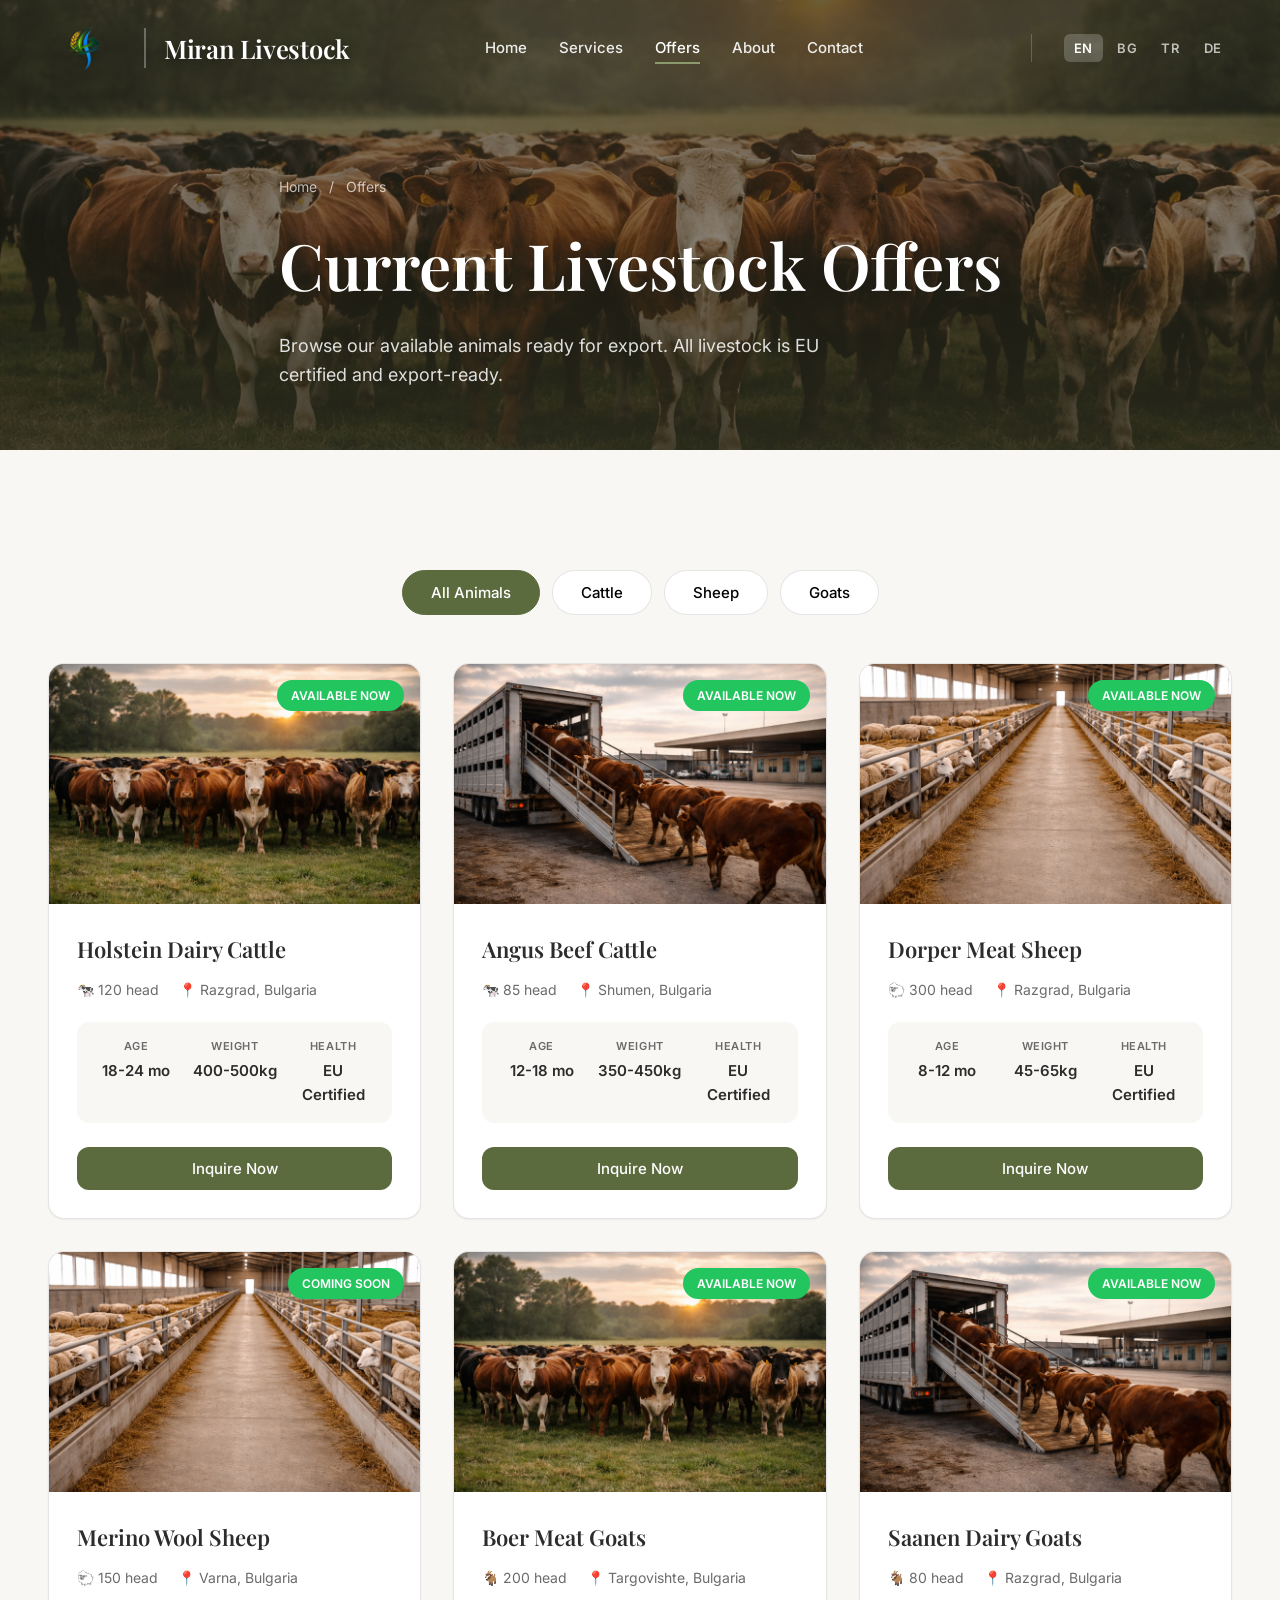
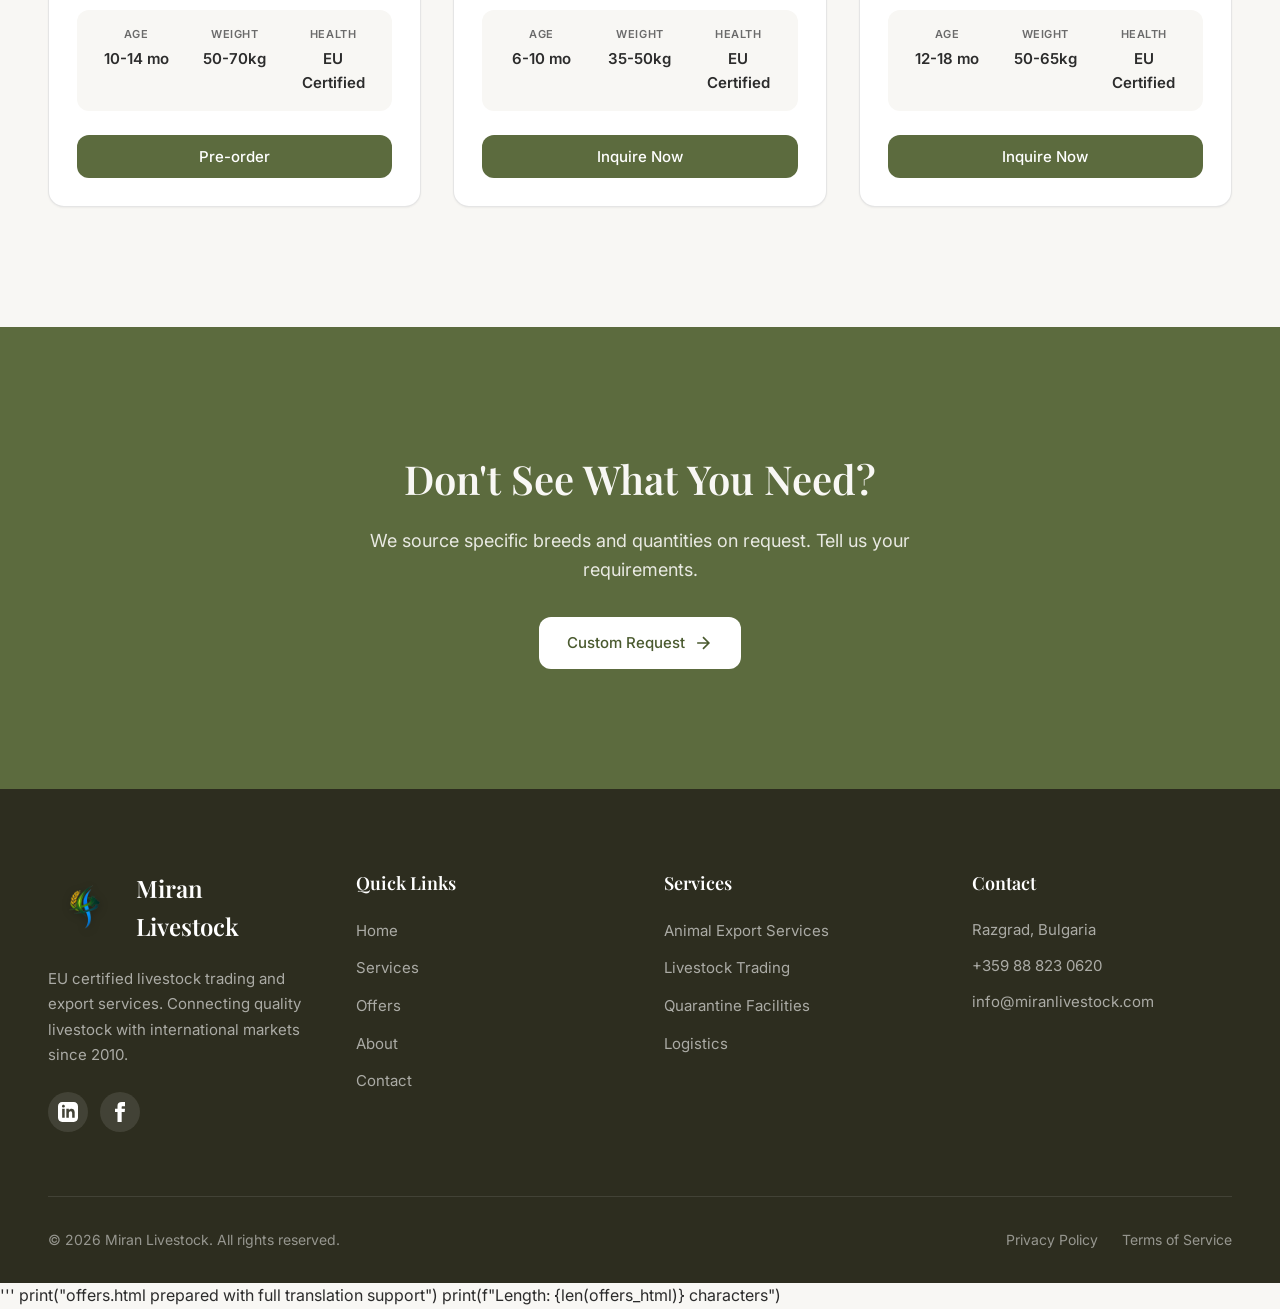
<file: offers.html>
<html lang="en">
<head>
  <meta charset="UTF-8">
  <meta name="viewport" content="width=device-width, initial-scale=1.0">
  <title data-i18n="offers.meta.title">Livestock Offers | Miran Livestock</title>
  <meta name="description" data-i18n="offers.meta.description" content="Browse our available cattle, sheep, and goats for export. All livestock is EU certified and export-ready.">
  <link rel="stylesheet" href="css/style.css">
  <link rel="preconnect" href="https://fonts.googleapis.com">
  <link rel="preconnect" href="https://fonts.gstatic.com" crossorigin>
  <link href="https://fonts.googleapis.com/css2?family=Inter:wght@300;400;500;600;700&family=Playfair+Display:wght@400;500;600;700&display=swap" rel="stylesheet">
</head>

<body>

<!-- ================= HEADER ================= -->
<header class="header" id="header">
  <div class="container header-inner">
    <a href="index.html" class="logo">
      <img src="img/Miran_Logo.png" alt="Miran Livestock" class="logo-img">
      <span class="logo-text">Miran Livestock</span>
    </a>
    <nav class="desktop-nav">
      <a href="index.html" data-i18n="nav.home">Home</a>
      <a href="services.html" data-i18n="nav.services">Services</a>
      <a href="offers.html" class="active" data-i18n="nav.offers">Offers</a>
      <a href="about.html" data-i18n="nav.about">About</a>
      <a href="contact.html" data-i18n="nav.contact">Contact</a>
    </nav>
    
    <!-- Language Switcher -->
    <div class="language-switcher">
      <button class="lang-btn active" data-lang="en">EN</button>
      <button class="lang-btn" data-lang="bg">BG</button>
      <button class="lang-btn" data-lang="tr">TR</button>
      <button class="lang-btn" data-lang="de">DE</button>
    </div>
    
    <button class="menu-btn" id="menuBtn" aria-label="Open menu">
      <span></span>
      <span></span>
      <span></span>
    </button>
  </div>
</header>

<!-- ================= MOBILE MENU ================= -->
<nav class="side-menu" id="sideMenu">
  <button class="close-btn" id="closeBtn" aria-label="Close menu">×</button>
  <div class="menu-links">
    <a href="index.html" data-i18n="nav.home">Home</a>
    <a href="services.html" data-i18n="nav.services">Services</a>
    <a href="offers.html" class="active" data-i18n="nav.offers">Offers</a>
    <a href="about.html" data-i18n="nav.about">About</a>
    <a href="contact.html" data-i18n="nav.contact">Contact</a>
  </div>
  
  <div class="mobile-lang-switcher">
    <span data-i18n="nav.language">Language:</span>
    <div class="mobile-lang-buttons">
      <button class="lang-btn active" data-lang="en">English</button>
      <button class="lang-btn" data-lang="bg">Български</button>
      <button class="lang-btn" data-lang="tr">Türkçe</button>
      <button class="lang-btn" data-lang="de">Deutsch</button>
    </div>
  </div>
  
  <div class="menu-footer">
    <p>info@miranlivestock.com</p>
    <p>+359 88 823 0620</p>
  </div>
</nav>
<div class="menu-overlay" id="menuOverlay"></div>

<!-- ================= PAGE HERO ================= -->
<section class="page-hero">
  <div class="page-hero-bg">
    <img src="img/Cattle_Herd.png" alt="Livestock Offers" loading="eager">
  </div>
  <div class="hero-overlay"></div>
  
  <div class="container">
    <div class="page-hero-content reveal">
      <span class="breadcrumb">
        <a href="index.html" data-i18n="offers.breadcrumb.home">Home</a>
        <span>/</span>
        <span data-i18n="nav.offers">Offers</span>
      </span>
      <h1 data-i18n="offers.hero.title">Current Livestock Offers</h1>
      <p data-i18n="offers.hero.subtitle">Browse our available animals ready for export. All livestock is EU certified and export-ready.</p>
    </div>
  </div>
</section>

<!-- ================= CATALOG SECTION ================= -->
<section class="catalog-section section-padding">
  <div class="container">
    
    <!-- Filters -->
    <div class="catalog-filters reveal">
      <button class="filter-btn active" data-filter="all" data-i18n="offers.filter.all">All Animals</button>
      <button class="filter-btn" data-filter="cattle" data-i18n="offers.filter.cattle">🐄 Cattle</button>
      <button class="filter-btn" data-filter="sheep" data-i18n="offers.filter.sheep">🐑 Sheep</button>
      <button class="filter-btn" data-filter="goats" data-i18n="offers.filter.goats">🐐 Goats</button>
    </div>
    
    <!-- Catalog Grid -->
    <div class="catalog-grid">
      
      <!-- Cattle Card 1 -->
      <div class="livestock-card reveal" data-category="cattle">
        <div class="livestock-image">
          <img src="img/Cattle_Herd.png" alt="Holstein Cattle">
          <span class="livestock-badge" data-i18n="offers.card.available">Available Now</span>
        </div>
        <div class="livestock-info">
          <h3>Holstein Dairy Cattle</h3>
          <div class="livestock-meta">
            <span>🐄 120 <span data-i18n="offers.card.head">head</span></span>
            <span>📍 Razgrad, Bulgaria</span>
          </div>
          <div class="livestock-specs">
            <div class="spec"><span data-i18n="offers.card.age">Age</span>18-24 mo</div>
            <div class="spec"><span data-i18n="offers.card.weight">Weight</span>400-500kg</div>
            <div class="spec"><span data-i18n="offers.card.health">Health</span>EU Certified</div>
          </div>
          <button class="btn btn-primary btn-sm inquire-btn" data-animal="Holstein Dairy Cattle" data-i18n="offers.card.inquire">
            Inquire Now
          </button>
        </div>
      </div>

      <!-- Cattle Card 2 -->
      <div class="livestock-card reveal" data-category="cattle">
        <div class="livestock-image">
          <img src="img/Cattle_loading.png" alt="Angus Beef Cattle">
          <span class="livestock-badge" data-i18n="offers.card.available">Available Now</span>
        </div>
        <div class="livestock-info">
          <h3>Angus Beef Cattle</h3>
          <div class="livestock-meta">
            <span>🐄 85 <span data-i18n="offers.card.head">head</span></span>
            <span>📍 Shumen, Bulgaria</span>
          </div>
          <div class="livestock-specs">
            <div class="spec"><span data-i18n="offers.card.age">Age</span>12-18 mo</div>
            <div class="spec"><span data-i18n="offers.card.weight">Weight</span>350-450kg</div>
            <div class="spec"><span data-i18n="offers.card.health">Health</span>EU Certified</div>
          </div>
          <button class="btn btn-primary btn-sm inquire-btn" data-animal="Angus Beef Cattle" data-i18n="offers.card.inquire">
            Inquire Now
          </button>
        </div>
      </div>

      <!-- Sheep Card 1 -->
      <div class="livestock-card reveal" data-category="sheep">
        <div class="livestock-image">
          <img src="img/Sheep_pen.png" alt="Dorper Sheep">
          <span class="livestock-badge" data-i18n="offers.card.available">Available Now</span>
        </div>
        <div class="livestock-info">
          <h3>Dorper Meat Sheep</h3>
          <div class="livestock-meta">
            <span>🐑 300 <span data-i18n="offers.card.head">head</span></span>
            <span>📍 Razgrad, Bulgaria</span>
          </div>
          <div class="livestock-specs">
            <div class="spec"><span data-i18n="offers.card.age">Age</span>8-12 mo</div>
            <div class="spec"><span data-i18n="offers.card.weight">Weight</span>45-65kg</div>
            <div class="spec"><span data-i18n="offers.card.health">Health</span>EU Certified</div>
          </div>
          <button class="btn btn-primary btn-sm inquire-btn" data-animal="Dorper Meat Sheep" data-i18n="offers.card.inquire">
            Inquire Now
          </button>
        </div>
      </div>

      <!-- Sheep Card 2 -->
      <div class="livestock-card reveal" data-category="sheep">
        <div class="livestock-image">
          <img src="img/Sheep_pen.png" alt="Merino Sheep">
          <span class="livestock-badge" data-i18n="offers.card.coming">Coming Soon</span>
        </div>
        <div class="livestock-info">
          <h3>Merino Wool Sheep</h3>
          <div class="livestock-meta">
            <span>🐑 150 <span data-i18n="offers.card.head">head</span></span>
            <span>📍 Varna, Bulgaria</span>
          </div>
          <div class="livestock-specs">
            <div class="spec"><span data-i18n="offers.card.age">Age</span>10-14 mo</div>
            <div class="spec"><span data-i18n="offers.card.weight">Weight</span>50-70kg</div>
            <div class="spec"><span data-i18n="offers.card.health">Health</span>EU Certified</div>
          </div>
          <button class="btn btn-primary btn-sm inquire-btn" data-animal="Merino Wool Sheep" data-i18n="offers.card.preorder">
            Pre-order
          </button>
        </div>
      </div>

      <!-- Goat Card 1 -->
      <div class="livestock-card reveal" data-category="goats">
        <div class="livestock-image">
          <img src="img/Cattle_Herd.png" alt="Boer Goats">
          <span class="livestock-badge" data-i18n="offers.card.available">Available Now</span>
        </div>
        <div class="livestock-info">
          <h3>Boer Meat Goats</h3>
          <div class="livestock-meta">
            <span>🐐 200 <span data-i18n="offers.card.head">head</span></span>
            <span>📍 Targovishte, Bulgaria</span>
          </div>
          <div class="livestock-specs">
            <div class="spec"><span data-i18n="offers.card.age">Age</span>6-10 mo</div>
            <div class="spec"><span data-i18n="offers.card.weight">Weight</span>35-50kg</div>
            <div class="spec"><span data-i18n="offers.card.health">Health</span>EU Certified</div>
          </div>
          <button class="btn btn-primary btn-sm inquire-btn" data-animal="Boer Meat Goats" data-i18n="offers.card.inquire">
            Inquire Now
          </button>
        </div>
      </div>

      <!-- Goat Card 2 -->
      <div class="livestock-card reveal" data-category="goats">
        <div class="livestock-image">
          <img src="img/Cattle_loading.png" alt="Saanen Goats">
          <span class="livestock-badge" data-i18n="offers.card.available">Available Now</span>
        </div>
        <div class="livestock-info">
          <h3>Saanen Dairy Goats</h3>
          <div class="livestock-meta">
            <span>🐐 80 <span data-i18n="offers.card.head">head</span></span>
            <span>📍 Razgrad, Bulgaria</span>
          </div>
          <div class="livestock-specs">
            <div class="spec"><span data-i18n="offers.card.age">Age</span>12-18 mo</div>
            <div class="spec"><span data-i18n="offers.card.weight">Weight</span>50-65kg</div>
            <div class="spec"><span data-i18n="offers.card.health">Health</span>EU Certified</div>
          </div>
          <button class="btn btn-primary btn-sm inquire-btn" data-animal="Saanen Dairy Goats" data-i18n="offers.card.inquire">
            Inquire Now
          </button>
        </div>
      </div>

    </div>
  </div>
</section>

<!-- ================= CTA ================= -->
<section class="cta-section section-padding bg-accent">
  <div class="container">
    <div class="cta-content reveal">
      <h2 data-i18n="offers.cta.title">Don't See What You Need?</h2>
      <p data-i18n="offers.cta.desc">We source specific breeds and quantities on request. Tell us your requirements.</p>
      <div class="cta-buttons">
        <a href="contact.html" class="btn btn-light">
          <span data-i18n="offers.cta.button">Custom Request</span>
          <svg width="20" height="20" viewBox="0 0 24 24" fill="none" stroke="currentColor" stroke-width="2">
            <path d="M5 12h14M12 5l7 7-7 7"/>
          </svg>
        </a>
      </div>
    </div>
  </div>
</section>

<!-- ================= FOOTER ================= -->
<footer class="footer">
  <div class="container">
    <div class="footer-grid">
      <div class="footer-brand">
        <a href="index.html" class="footer-logo">
          <img src="img/Miran_Logo.png" alt="Miran Livestock" class="logo-img">
          <span>Miran Livestock</span>
        </a>
        <p data-i18n="footer.desc">EU certified livestock trading and export services. Connecting quality livestock with international markets since 2010.</p>
        <div class="footer-social">
          <a href="#" aria-label="LinkedIn">
            <svg viewBox="0 0 24 24" fill="currentColor"><path d="M19 0h-14c-2.761 0-5 2.239-5 5v14c0 2.761 2.239 5 5 5h14c2.762 0 5-2.239 5-5v-14c0-2.761-2.238-5-5-5zm-11 19h-3v-11h3v11zm-1.5-12.268c-.966 0-1.75-.79-1.75-1.764s.784-1.764 1.75-1.764 1.75.79 1.75 1.764-.783 1.764-1.75 1.764zm13.5 12.268h-3v-5.604c0-3.368-4-3.113-4 0v5.604h-3v-11h3v1.765c1.396-2.586 7-2.777 7 2.476v6.759z"/></svg>
          </a>
          <a href="#" aria-label="Facebook">
            <svg viewBox="0 0 24 24" fill="currentColor"><path d="M9 8h-3v4h3v12h5v-12h3.642l.358-4h-4v-1.667c0-.955.192-1.333 1.115-1.333h2.885v-5h-3.808c-3.596 0-5.192 1.583-5.192 4.615v3.385z"/></svg>
          </a>
        </div>
      </div>
      
      <div class="footer-links">
        <h4 data-i18n="footer.links">Quick Links</h4>
        <ul>
          <li><a href="index.html" data-i18n="nav.home">Home</a></li>
          <li><a href="services.html" data-i18n="nav.services">Services</a></li>
          <li><a href="offers.html" data-i18n="nav.offers">Offers</a></li>
          <li><a href="about.html" data-i18n="nav.about">About Us</a></li>
          <li><a href="contact.html" data-i18n="nav.contact">Contact</a></li>
        </ul>
      </div>

      <div class="footer-links">
        <h4 data-i18n="footer.services">Services</h4>
        <ul>
          <li><a href="services.html" data-i18n="services.export.title">Animal Export</a></li>
          <li><a href="services.html" data-i18n="services.trading.title">Livestock Trading</a></li>
          <li><a href="services.html" data-i18n="services.quarantine.title">Quarantine Facilities</a></li>
          <li><a href="services.html" data-i18n="footer.logistics">Logistics</a></li>
        </ul>
      </div>

      <div class="footer-contact">
        <h4 data-i18n="footer.contact">Contact</h4>
        <p>Razgrad, Bulgaria</p>
        <p>+359 88 823 0620</p>
        <p>info@miranlivestock.com</p>
      </div>
    </div>
    
    <div class="footer-bottom">
      <p>&copy; 2026 Miran Livestock. <span data-i18n="footer.rights">All rights reserved.</span></p>
      <div class="footer-legal">
        <a href="#" data-i18n="footer.privacy">Privacy Policy</a>
        <a href="#" data-i18n="footer.terms">Terms of Service</a>
      </div>
    </div>
  </div>
</footer>

<script src="js/lang.js"></script>
<script src="js/main.js"></script>
</body>
</html>'''

print("offers.html prepared with full translation support")
print(f"Length: {len(offers_html)} characters")
</file>
<file: css/style.css>
/* ================= CSS VARIABLES ================= */
:root {
  --color-primary: #5c6b3e;
  --color-primary-dark: #4a5a2f;
  --color-primary-light: #7a8b5c;
  --color-accent: #8b9a6d;
  --color-bg: #f8f7f4;
  --color-bg-dark: #3d3d2a;
  --color-bg-darker: #2d2d1f;
  --color-text: #2c2c2c;
  --color-text-light: #f8f7f4;
  --color-text-muted: #6b6b6b;
  --color-border: rgba(0, 0, 0, 0.1);
  --color-border-light: rgba(255, 255, 255, 0.1);
  
  --font-heading: 'Playfair Display', Georgia, serif;
  --font-body: 'Inter', -apple-system, BlinkMacSystemFont, sans-serif;
  
  --transition-fast: 0.2s ease;
  --transition-base: 0.3s ease;
  --transition-slow: 0.5s ease;
  
  --shadow-sm: 0 1px 2px rgba(0, 0, 0, 0.05);
  --shadow-md: 0 4px 6px -1px rgba(0, 0, 0, 0.1), 0 2px 4px -1px rgba(0, 0, 0, 0.06);
  --shadow-lg: 0 10px 15px -3px rgba(0, 0, 0, 0.1), 0 4px 6px -2px rgba(0, 0, 0, 0.05);
  --shadow-xl: 0 20px 25px -5px rgba(0, 0, 0, 0.1), 0 10px 10px -5px rgba(0, 0, 0, 0.04);
  
  --radius-sm: 6px;
  --radius-md: 12px;
  --radius-lg: 16px;
  --radius-xl: 24px;
}

/* ================= RESET & BASE ================= */
*, *::before, *::after {
  margin: 0;
  padding: 0;
  box-sizing: border-box;
}

html {
  scroll-behavior: smooth;
  font-size: 16px;
}

body {
  font-family: var(--font-body);
  background-color: var(--color-bg);
  color: var(--color-text);
  line-height: 1.6;
  overflow-x: hidden;
}

img {
  max-width: 100%;
  height: auto;
  display: block;
}

a {
  color: inherit;
  text-decoration: none;
  transition: var(--transition-base);
}

/* ================= LAYOUT ================= */
.container {
  max-width: 1280px;
  margin: 0 auto;
  padding: 0 24px;
}

.section-padding {
  padding: 100px 0;
}

.bg-dark {
  background-color: var(--color-bg-dark);
  color: var(--color-text-light);
}

.bg-accent {
  background-color: var(--color-primary);
  color: var(--color-text-light);
}

/* ================= TYPOGRAPHY ================= */
.section-header {
  text-align: center;
  max-width: 640px;
  margin: 0 auto 60px;
}

.section-label {
  display: inline-block;
  font-size: 0.875rem;
  font-weight: 600;
  text-transform: uppercase;
  letter-spacing: 0.1em;
  color: var(--color-primary);
  margin-bottom: 16px;
}

.bg-dark .section-label,
.bg-accent .section-label {
  color: var(--color-accent);
}

.section-title {
  font-family: var(--font-heading);
  font-size: clamp(2rem, 5vw, 3rem);
  font-weight: 600;
  line-height: 1.2;
  margin-bottom: 16px;
  color: var(--color-text);
}

.section-title.light {
  color: var(--color-text-light);
}

.section-desc {
  font-size: 1.125rem;
  color: var(--color-text-muted);
  line-height: 1.6;
}

.section-desc.light {
  color: rgba(248, 247, 244, 0.8);
}

/* ================= BUTTONS ================= */
.btn {
  display: inline-flex;
  align-items: center;
  gap: 8px;
  padding: 14px 28px;
  font-family: var(--font-body);
  font-size: 0.9375rem;
  font-weight: 500;
  border-radius: var(--radius-md);
  border: none;
  cursor: pointer;
  transition: var(--transition-base);
  text-decoration: none;
}

.btn-primary {
  background-color: var(--color-primary);
  color: white;
}

.btn-primary:hover {
  background-color: var(--color-primary-dark);
  transform: translateY(-2px);
  box-shadow: var(--shadow-lg);
}

.btn-outline {
  background-color: transparent;
  color: var(--color-text-light);
  border: 1.5px solid rgba(255, 255, 255, 0.3);
}

.btn-outline:hover {
  background-color: rgba(255, 255, 255, 0.1);
  border-color: rgba(255, 255, 255, 0.5);
}

.btn-light {
  background-color: white;
  color: var(--color-primary-dark);
}

.btn-light:hover {
  background-color: var(--color-bg);
  transform: translateY(-2px);
  box-shadow: var(--shadow-lg);
}

.btn-outline-light {
  background-color: transparent;
  color: white;
  border: 1.5px solid rgba(255, 255, 255, 0.4);
}

.btn-outline-light:hover {
  background-color: rgba(255, 255, 255, 0.1);
  border-color: white;
}

.btn-full {
  width: 100%;
  justify-content: center;
}

/* ================= HEADER ================= */
.header {
  position: fixed;
  top: 0;
  left: 0;
  right: 0;
  z-index: 1000;
  padding: 20px 0;
  transition: var(--transition-base);
  background: transparent;
}

.header.scrolled {
  background: rgba(255, 255, 255, 0.95);
  backdrop-filter: blur(10px);
  box-shadow: var(--shadow-sm);
  padding: 16px 0;
}

.header-inner {
  display: flex;
  align-items: center;
  justify-content: space-between;
}

.logo {
  display: flex;
  align-items: center;
  gap: 18px; /* Slightly more space for bigger logo */
  text-decoration: none;
  padding: 6px 0;
}

.logo-img {
  height: 52px; /* Up from 44px */
  width: auto;
  filter: drop-shadow(0 2px 4px rgba(0,0,0,0.3));
}

.logo-text {
  font-family: var(--font-heading);
  font-size: 1.6rem; /* Slightly bigger to match */
  font-weight: 600;
  color: white;
  letter-spacing: -0.01em;
  text-shadow: 0 2px 8px rgba(0,0,0,0.4);
  padding-left: 18px; /* Match the gap */
  border-left: 2px solid rgba(255,255,255,0.3); /* Slightly thicker divider */
}

/* Scrolled state - smaller but still proportional */
.header.scrolled .logo-img {
  height: 44px;
}

.header.scrolled .logo-text {
  font-size: 1.4rem;
  padding-left: 16px;
  color: var(--color-text);
  text-shadow: none;
  border-left-color: var(--color-border);
}

/* Mobile */
@media (max-width: 768px) {
  .logo-img {
    height: 44px;
  }
  
  .logo-text {
    font-size: 1.3rem;
    padding-left: 14px;
  }
  
  .header.scrolled .logo-img {
    height: 38px;
  }
}

.header.scrolled .logo-img {
  height: 36px;
}

.header.scrolled .logo-text {
  color: var(--color-text);
}

.header {
  padding: 16px 0;
}

.header.scrolled {
  padding: 12px 0;
}

@media (max-width: 768px) {
  .logo-img {
    height: 36px;
  }
  .logo-text {
    font-size: 1.15rem;
  }
}

.desktop-nav {
  display: none;
  align-items: center;
  gap: 32px;
}

.desktop-nav a {
  font-size: 0.9375rem;
  font-weight: 500;
  color: rgba(255, 255, 255, 0.9);
  position: relative;
}

.header.scrolled .desktop-nav a {
  color: var(--color-text);
}

.desktop-nav a::after {
  content: '';
  position: absolute;
  bottom: -4px;
  left: 0;
  width: 0;
  height: 2px;
  background: var(--color-accent);
  transition: var(--transition-base);
}

.desktop-nav a:hover::after,
.desktop-nav a.active::after {
  width: 100%;
}

.desktop-nav a.active {
  color: white;
}

.header.scrolled .desktop-nav a.active {
  color: var(--color-primary);
}

/* Mobile Menu Button */
.menu-btn {
  display: flex;
  flex-direction: column;
  gap: 5px;
  background: none;
  border: none;
  cursor: pointer;
  padding: 8px;
  z-index: 1001;
}

.menu-btn span {
  display: block;
  width: 24px;
  height: 2px;
  background: white;
  transition: var(--transition-base);
  border-radius: 2px;
}

.header.scrolled .menu-btn span {
  background: var(--color-text);
}

/* ================= MOBILE MENU ================= */
.side-menu {
  position: fixed;
  top: 0;
  right: -100%;
  width: 100%;
  max-width: 380px;
  height: 100vh;
  background: var(--color-bg-dark);
  padding: 80px 40px 40px;
  display: flex;
  flex-direction: column;
  transition: right 0.4s cubic-bezier(0.4, 0, 0.2, 1);
  z-index: 2000;
  overflow-y: auto;
}

.side-menu.open {
  right: 0;
}

.close-btn {
  position: absolute;
  top: 24px;
  right: 24px;
  background: none;
  border: none;
  color: white;
  font-size: 2rem;
  cursor: pointer;
  width: 40px;
  height: 40px;
  display: flex;
  align-items: center;
  justify-content: center;
  border-radius: 50%;
  transition: var(--transition-base);
}

.close-btn:hover {
  background: rgba(255, 255, 255, 0.1);
}

.menu-links {
  display: flex;
  flex-direction: column;
  gap: 8px;
  margin-bottom: auto;
}

.menu-links a {
  font-family: var(--font-heading);
  font-size: 1.75rem;
  font-weight: 500;
  color: white;
  padding: 12px 0;
  border-bottom: 1px solid rgba(255, 255, 255, 0.1);
  transition: var(--transition-base);
}

.menu-links a:hover,
.menu-links a.active {
  color: var(--color-accent);
  padding-left: 16px;
}

.menu-footer {
  margin-top: 40px;
  padding-top: 24px;
  border-top: 1px solid rgba(255, 255, 255, 0.1);
  color: rgba(255, 255, 255, 0.6);
  font-size: 0.875rem;
}

.menu-footer p {
  margin-bottom: 8px;
}

.menu-overlay {
  position: fixed;
  inset: 0;
  background: rgba(0, 0, 0, 0.5);
  backdrop-filter: blur(4px);
  opacity: 0;
  visibility: hidden;
  transition: var(--transition-base);
  z-index: 1999;
}

.menu-overlay.show {
  opacity: 1;
  visibility: visible;
}

/* ================= HERO ================= */

.hero {
  position: relative;
  min-height: 100vh;
  display: flex;
  align-items: center;
  justify-content: center;
  overflow: hidden;
}

.hero-bg {
  position: absolute;
  inset: 0;
  z-index: 0;
}

.hero-bg img {
  width: 100%;
  height: 100%;
  object-fit: cover;
  animation: slowZoom 20s ease-in-out infinite alternate;
}

@keyframes slowZoom {
  from { transform: scale(1); }
  to { transform: scale(1.05); }
}

.hero-overlay {
  position: absolute;
  inset: 0;
  background: linear-gradient(to bottom, 
    rgba(45, 45, 31, 0.7) 0%, 
    rgba(45, 45, 31, 0.5) 50%,
    rgba(45, 45, 31, 0.8) 100%
  );
  z-index: 1;
}

.hero-content {
  position: relative;
  z-index: 2;
  text-align: center;
  max-width: 900px;
  padding: 0 24px;
  color: white;
}

.hero-badge {
  display: inline-flex;
  align-items: center;
  gap: 8px;
  background: rgba(255, 255, 255, 0.1);
  backdrop-filter: blur(10px);
  padding: 8px 16px;
  border-radius: 100px;
  font-size: 0.875rem;
  font-weight: 500;
  margin-bottom: 24px;
  border: 1px solid rgba(255, 255, 255, 0.2);
}

@media (max-width: 768px) {
  .hero-badge {
    margin-top: 100px;
    margin-bottom: 20px;
  }
}


.badge-dot {
  width: 8px;
  height: 8px;
  background: #4ade80;
  border-radius: 50%;
  animation: pulse 2s infinite;
}

@keyframes pulse {
  0%, 100% { opacity: 1; }
  50% { opacity: 0.5; }
}

.hero h1 {
  font-family: var(--font-heading);
  font-size: clamp(2.5rem, 6vw, 4.5rem);
  font-weight: 600;
  line-height: 1.1;
  margin-bottom: 24px;
  letter-spacing: -0.02em;
}

.hero-subtitle {
  font-size: clamp(1rem, 2vw, 1.25rem);
  line-height: 1.7;
  color: rgba(255, 255, 255, 0.85);
  max-width: 640px;
  margin: 0 auto 32px;
}

.hero-credibility {
  display: flex;
  flex-wrap: wrap;
  justify-content: center;
  gap: 24px;
  margin-bottom: 40px;
}

.cred-item {
  display: flex;
  align-items: center;
  gap: 8px;
  font-size: 0.9375rem;
  font-weight: 500;
  color: rgba(255, 255, 255, 0.9);
}

.cred-item svg {
  width: 20px;
  height: 20px;
  color: var(--color-accent);
}

.hero-actions {
  display: flex;
  flex-wrap: wrap;
  justify-content: center;
  gap: 16px;
}

.scroll-indicator {
  display: none; /* Hidden by default (mobile) */
}

@media (min-width: 769px) {
  .scroll-indicator {
    display: flex; /* Show on desktop */
    position: absolute;
    bottom: 40px;
    left: 10%;
    transform: translateX(-50%);
    flex-direction: column;
    align-items: center;
    gap: 8px;
    color: rgba(255, 255, 255, 0.9);
    font-size: 0.75rem;
    letter-spacing: 0.1em;
    text-transform: uppercase;
  }
}

.mouse {
  width: 26px;
  height: 40px;
  border: 2px solid rgba(255, 255, 255, 0.4);
  border-radius: 13px;
  position: relative;
}

.wheel {
  width: 4px;
  height: 8px;
  background: rgba(255, 255, 255, 0.6);
  border-radius: 2px;
  position: absolute;
  top: 8px;
  left: 50%;
  transform: translateX(-50%);
  animation: scrollWheel 2s infinite;
}

@keyframes scrollWheel {
  0% { opacity: 1; transform: translateX(-50%) translateY(0); }
  100% { opacity: 0; transform: translateX(-50%) translateY(12px); }
}

/* ================= PAGE HERO ================= */
.page-hero {
  position: relative;
  min-height: 50vh;
  display: flex;
  align-items: flex-end;
  padding: 120px 0 60px;
  overflow: hidden;
}

.page-hero-bg {
  position: absolute;
  inset: 0;
  z-index: 0;
}

.page-hero-bg img {
  width: 100%;
  height: 100%;
  object-fit: cover;
}

.page-hero-content {
  position: relative;
  z-index: 2;
  color: white;
}


.breadcrumb {
  display: flex;
  align-items: center;
  gap: 12px;
  font-size: 0.875rem;
  margin-bottom: 16px;
  color: rgba(255, 255, 255, 0.7);
}

.breadcrumb a:hover {
  color: white;
}

.page-hero-content h1 {
  font-family: var(--font-heading);
  font-size: clamp(2.5rem, 5vw, 4rem);
  font-weight: 600;
  margin-bottom: 16px;
}

.page-hero-content p {
  font-size: 1.125rem;
  max-width: 600px;
  color: rgba(255, 255, 255, 0.85);
}

/* ================= SERVICES ================= */
.services {
  background: white;
}

.service-grid {
  display: grid;
  grid-template-columns: repeat(auto-fit, minmax(320px, 1fr));
  gap: 32px;
}

.service-card {
  background: var(--color-bg);
  border-radius: var(--radius-lg);
  overflow: hidden;
  transition: var(--transition-base);
  border: 1px solid var(--color-border);
}

.service-card:hover {
  transform: translateY(-8px);
  box-shadow: var(--shadow-xl);
}

.service-image {
  position: relative;
  height: 240px;
  overflow: hidden;
}

.service-image img {
  width: 100%;
  height: 100%;
  object-fit: cover;
  transition: transform 0.6s ease;
}

.service-card:hover .service-image img {
  transform: scale(1.05);
}

.service-overlay {
  position: absolute;
  inset: 0;
  background: linear-gradient(to top, rgba(0,0,0,0.4), transparent);
}

.service-content {
  padding: 28px;
  position: relative;
}

.service-icon {
  position: absolute;
  top: -28px;
  right: 28px;
  width: 56px;
  height: 56px;
  background: var(--color-primary);
  border-radius: var(--radius-md);
  display: flex;
  align-items: center;
  justify-content: center;
  color: white;
  box-shadow: var(--shadow-lg);
}

.service-icon svg {
  width: 28px;
  height: 28px;
}

.service-content h3 {
  font-family: var(--font-heading);
  font-size: 1.5rem;
  font-weight: 600;
  margin-bottom: 12px;
  color: var(--color-text);
}

.service-content p {
  color: var(--color-text-muted);
  margin-bottom: 20px;
  line-height: 1.6;
}

.service-link {
  display: inline-flex;
  align-items: center;
  gap: 6px;
  font-weight: 600;
  color: var(--color-primary);
  font-size: 0.9375rem;
}

.service-link:hover {
  gap: 10px;
  color: var(--color-primary-dark);
}

.service-link svg {
  transition: transform var(--transition-base);
}

.service-link:hover svg {
  transform: translateX(4px);
}

/* ================= SERVICES DETAIL PAGE ================= */
.services-detail {
  background: white;
}

.service-detail-block {
  display: grid;
  grid-template-columns: 1fr;
  gap: 48px;
  margin-bottom: 100px;
  align-items: center;
}

.service-detail-block.reverse {
  direction: rtl;
}

.service-detail-block.reverse > * {
  direction: ltr;
}

.service-detail-image {
  border-radius: var(--radius-xl);
  overflow: hidden;
  box-shadow: var(--shadow-xl);
}

.service-detail-image img {
  width: 100%;
  height: 400px;
  object-fit: cover;
}

.service-tag {
  display: inline-block;
  font-size: 0.75rem;
  font-weight: 600;
  text-transform: uppercase;
  letter-spacing: 0.1em;
  color: var(--color-primary);
  background: rgba(92, 107, 62, 0.1);
  padding: 6px 12px;
  border-radius: 100px;
  margin-bottom: 16px;
}

.service-detail-content h2 {
  font-family: var(--font-heading);
  font-size: clamp(1.75rem, 4vw, 2.5rem);
  font-weight: 600;
  margin-bottom: 16px;
  color: var(--color-text);
}

.service-lead {
  font-size: 1.125rem;
  color: var(--color-text-muted);
  margin-bottom: 32px;
  line-height: 1.7;
}

.service-features {
  display: grid;
  gap: 20px;
  margin-bottom: 32px;
}

.feature {
  display: flex;
  gap: 16px;
  align-items: flex-start;
}

.feature-icon {
  flex-shrink: 0;
  width: 40px;
  height: 40px;
  background: var(--color-primary);
  border-radius: var(--radius-md);
  display: flex;
  align-items: center;
  justify-content: center;
  color: white;
}

.feature-icon svg {
  width: 20px;
  height: 20px;
}

.feature h4 {
  font-size: 1rem;
  font-weight: 600;
  margin-bottom: 4px;
  color: var(--color-text);
}

.feature p {
  font-size: 0.9375rem;
  color: var(--color-text-muted);
}

/* ================= PROCESS TIMELINE ================= */
.process-section {
  position: relative;
  overflow: hidden;
}

.timeline {
  position: relative;
  max-width: 800px;
  margin: 0 auto;
}

.timeline-line {
  position: absolute;
  left: 24px;
  top: 0;
  bottom: 0;
  width: 2px;
  background: linear-gradient(to bottom, 
    transparent 0%, 
    var(--color-accent) 10%, 
    var(--color-accent) 90%, 
    transparent 100%
  );
}

.timeline.compact .timeline-line {
  left: 20px;
}

.timeline-item {
  position: relative;
  padding-left: 80px;
  padding-bottom: 48px;
}

.timeline.compact .timeline-item {
  padding-left: 64px;
  padding-bottom: 32px;
}

.timeline-item:last-child {
  padding-bottom: 0;
}

.timeline-marker {
  position: absolute;
  left: 0;
  top: 0;
  display: flex;
  align-items: center;
  gap: 12px;
}

.timeline-number {
  font-family: var(--font-heading);
  font-size: 0.875rem;
  font-weight: 600;
  color: var(--color-accent);
  opacity: 0.6;
}

.timeline-dot {
  width: 16px;
  height: 16px;
  background: var(--color-accent);
  border-radius: 50%;
  border: 3px solid var(--color-bg-dark);
  box-shadow: 0 0 0 3px var(--color-accent);
}

.timeline.compact .timeline-dot {
  width: 12px;
  height: 12px;
  border-width: 2px;
  box-shadow: 0 0 0 2px var(--color-accent);
}

.timeline-content {
  background: rgba(255, 255, 255, 0.03);
  border: 1px solid rgba(255, 255, 255, 0.1);
  border-radius: var(--radius-lg);
  padding: 28px;
  transition: var(--transition-base);
}

.timeline-content:hover {
  background: rgba(255, 255, 255, 0.06);
  transform: translateX(8px);
}

.timeline-icon {
  width: 48px;
  height: 48px;
  background: rgba(139, 154, 109, 0.2);
  border-radius: var(--radius-md);
  display: flex;
  align-items: center;
  justify-content: center;
  color: var(--color-accent);
  margin-bottom: 16px;
}

.timeline-icon svg {
  width: 24px;
  height: 24px;
}

.timeline-content h3 {
  font-family: var(--font-heading);
  font-size: 1.375rem;
  font-weight: 600;
  margin-bottom: 8px;
  color: white;
}

.timeline-content p {
  color: rgba(255, 255, 255, 0.7);
  line-height: 1.6;
  font-size: 0.9375rem;
}

.timeline.compact .timeline-content {
  padding: 20px;
}

.timeline.compact .timeline-content h3 {
  font-size: 1.125rem;
}

/* ================= UPDATES ================= */
.updates {
  background: var(--color-bg);
}

.updates-grid {
  display: grid;
  grid-template-columns: repeat(auto-fit, minmax(300px, 1fr));
  gap: 32px;
}

.update-card {
  background: white;
  border-radius: var(--radius-lg);
  overflow: hidden;
  box-shadow: var(--shadow-sm);
  transition: var(--transition-base);
  border: 1px solid var(--color-border);
}

.update-card:hover {
  transform: translateY(-4px);
  box-shadow: var(--shadow-lg);
}

.update-image {
  height: 220px;
  overflow: hidden;
}

.update-image img {
  width: 100%;
  height: 100%;
  object-fit: cover;
  transition: transform 0.6s ease;
}

.update-card:hover .update-image img {
  transform: scale(1.05);
}

.update-content {
  padding: 24px;
}

.update-date {
  font-size: 0.75rem;
  font-weight: 600;
  text-transform: uppercase;
  letter-spacing: 0.1em;
  color: var(--color-primary);
  margin-bottom: 8px;
  display: block;
}

.update-content h3 {
  font-family: var(--font-heading);
  font-size: 1.25rem;
  font-weight: 600;
  margin-bottom: 8px;
  color: var(--color-text);
}

.update-content p {
  font-size: 0.9375rem;
  color: var(--color-text-muted);
  line-height: 1.6;
}

/* ================= CONTACT ================= */

/* ================= CONTACT PAGE CSS ================= */

/* Contact Info Cards Grid */
.contact-cards-grid {
  display: grid;
  grid-template-columns: repeat(auto-fit, minmax(260px, 1fr));
  gap: 24px;
  margin-bottom: 64px;
}

.contact-card {
  background: white;
  padding: 32px;
  border-radius: var(--radius-lg);
  box-shadow: var(--shadow-sm);
  border: 1px solid var(--color-border);
  transition: var(--transition-base);
}

.contact-card:hover {
  transform: translateY(-4px);
  box-shadow: var(--shadow-lg);
}

/* THIS WAS MISSING - Icon container */
.contact-card-icon {
  width: 56px;
  height: 56px;
  background: rgba(92, 107, 62, 0.1);
  border-radius: var(--radius-md);
  display: flex;
  align-items: center;
  justify-content: center;
  margin-bottom: 20px;
  color: var(--color-primary);
}

/* Force SVG to stay small */
.contact-card-icon svg {
  width: 24px;
  height: 24px;
  flex-shrink: 0;
}

/* WhatsApp card styling */
.whatsapp-card {
  background: #f0fdf4;
  border-color: #86efac;
}

.whatsapp-card .contact-card-icon {
  background: #25d366;
  color: white;
}

/* Contact Card Typography */
.contact-card h3 {
  font-family: var(--font-heading);
  font-size: 1.25rem;
  font-weight: 600;
  margin-bottom: 12px;
  color: var(--color-text);
}

.contact-card-main {
  font-size: 1rem;
  font-weight: 500;
  color: var(--color-text);
  margin-bottom: 4px;
  line-height: 1.5;
}

.contact-card-sub {
  font-size: 0.875rem;
  color: var(--color-text-muted);
  margin-bottom: 16px;
}

.contact-card-link {
  display: inline-flex;
  align-items: center;
  gap: 6px;
  font-weight: 600;
  color: var(--color-primary);
  font-size: 0.9375rem;
}

.contact-card-link:hover {
  gap: 10px;
}

/* Form & Map Layout */
.contact-main-grid {
  display: grid;
  grid-template-columns: 1fr;
  gap: 48px;
}

@media (min-width: 992px) {
  .contact-main-grid {
    grid-template-columns: 1.2fr 1fr;
  }
}

.contact-form-wrapper {
  background: white;
  padding: 40px;
  border-radius: var(--radius-xl);
  box-shadow: var(--shadow-xl);
}

.contact-form-wrapper h2 {
  font-family: var(--font-heading);
  font-size: 1.75rem;
  font-weight: 600;
  margin-bottom: 8px;
  color: var(--color-text);
}

.form-intro {
  color: var(--color-text-muted);
  margin-bottom: 28px;
  font-size: 0.9375rem;
}

/* Map container */
.map-container {
  width: 100%;
  height: 300px;
  border-radius: var(--radius-lg);
  overflow: hidden;
}

.map-container iframe {
  width: 100%;
  height: 100%;
  border: none;
}

/* Office hours */
.office-info {
  background: rgba(255, 255, 255, 0.03);
  border: 1px solid rgba(255, 255, 255, 0.1);
  border-radius: var(--radius-lg);
  padding: 28px;
  color: white;
}

.office-hours h4 {
  font-size: 0.875rem;
  font-weight: 600;
  text-transform: uppercase;
  letter-spacing: 0.1em;
  color: var(--color-accent);
  margin-bottom: 12px;
}

.office-hours ul {
  list-style: none;
  display: flex;
  flex-direction: column;
  gap: 8px;
}

.office-hours li {
  font-size: 0.9375rem;
  color: rgba(255, 255, 255, 0.7);
  display: flex;
  justify-content: space-between;
}

/* FAQ Accordion */
.faq-grid {
  max-width: 800px;
  margin: 0 auto;
  display: flex;
  flex-direction: column;
  gap: 16px;
}

.faq-item {
  background: white;
  border-radius: var(--radius-md);
  border: 1px solid var(--color-border);
  overflow: hidden;
}

.faq-question {
  display: flex;
  justify-content: space-between;
  align-items: center;
  padding: 20px 24px;
  cursor: pointer;
  transition: var(--transition-base);
}

.faq-question:hover {
  background: var(--color-bg);
}

.faq-question h4 {
  font-size: 1rem;
  font-weight: 600;
  color: var(--color-text);
  padding-right: 16px;
}

.faq-toggle {
  font-size: 1.5rem;
  font-weight: 300;
  color: var(--color-primary);
  flex-shrink: 0;
  transition: transform 0.3s ease;
}

.faq-item.active .faq-toggle {
  transform: rotate(45deg);
}

.faq-answer {
  max-height: 0;
  overflow: hidden;
  transition: max-height 0.3s ease;
}

.faq-item.active .faq-answer {
  max-height: 300px;
}

.faq-answer p {
  padding: 0 24px 20px;
  color: var(--color-text-muted);
  line-height: 1.7;
  font-size: 0.9375rem;
}
.contact-wrapper {
  display: grid;
  grid-template-columns: 1fr;
  gap: 64px;
  align-items: start;
}

.contact-info h2 {
  font-family: var(--font-heading);
  font-size: clamp(2rem, 4vw, 3rem);
  font-weight: 600;
  margin-bottom: 16px;
  line-height: 1.2;
}

.contact-desc {
  font-size: 1.125rem;
  color: rgba(255, 255, 255, 0.85);
  margin-bottom: 40px;
  max-width: 480px;
}

.contact-details {
  display: flex;
  flex-direction: column;
  gap: 24px;
}

.contact-item {
  display: flex;
  align-items: center;
  gap: 16px;
}

.contact-icon {
  width: 48px;
  height: 48px;
  background: rgba(255, 255, 255, 0.1);
  border-radius: var(--radius-md);
  display: flex;
  align-items: center;
  justify-content: center;
  color: white;
  flex-shrink: 0;
}

.contact-icon svg {
  width: 24px;
  height: 24px;
}

.contact-label {
  display: block;
  font-size: 0.75rem;
  text-transform: uppercase;
  letter-spacing: 0.1em;
  opacity: 0.7;
  margin-bottom: 4px;
}

.contact-item a,
.contact-item p {
  font-size: 1.125rem;
  font-weight: 500;
  color: white;
}

.contact-item a:hover {
  opacity: 0.8;
}

/* Contact Form */
.contact-form {
  background: white;
  padding: 40px;
  border-radius: var(--radius-xl);
  box-shadow: var(--shadow-xl);
}

.contact-form h3 {
  font-family: var(--font-heading);
  font-size: 1.5rem;
  font-weight: 600;
  margin-bottom: 28px;
  color: var(--color-text);
}

.form-row {
  display: grid;
  grid-template-columns: 1fr 1fr;
  gap: 20px;
}

.form-group {
  position: relative;
  margin-bottom: 20px;
}

.form-group input,
.form-group select,
.form-group textarea {
  width: 100%;
  padding: 16px;
  border: 1.5px solid var(--color-border);
  border-radius: var(--radius-md);
  font-family: var(--font-body);
  font-size: 0.9375rem;
  background: transparent;
  transition: var(--transition-base);
  color: var(--color-text);
}

.form-group input:focus,
.form-group select:focus,
.form-group textarea:focus {
  outline: none;
  border-color: var(--color-primary);
  box-shadow: 0 0 0 3px rgba(92, 107, 62, 0.1);
}

.form-group label {
  position: absolute;
  left: 16px;
  top: 16px;
  font-size: 0.9375rem;
  color: var(--color-text-muted);
  pointer-events: none;
  transition: var(--transition-base);
  background: white;
  padding: 0 4px;
}

.form-group input:focus + label,
.form-group input:not(:placeholder-shown) + label,
.form-group textarea:focus + label,
.form-group textarea:not(:placeholder-shown) + label {
  top: -8px;
  font-size: 0.75rem;
  color: var(--color-primary);
  font-weight: 500;
}

.form-group select {
  appearance: none;
  cursor: pointer;
}

.form-group select:invalid {
  color: var(--color-text-muted);
}

.select-label {
  top: -8px !important;
  font-size: 0.75rem !important;
  color: var(--color-primary) !important;
  font-weight: 500 !important;
}

/* ================= ABOUT PAGE ================= */
.about-section {
  background: white;
}

.about-grid {
  display: grid;
  grid-template-columns: 1fr;
  gap: 48px;
  align-items: center;
}

.about-image {
  position: relative;
  border-radius: var(--radius-xl);
  overflow: hidden;
}

.about-image img {
  width: 100%;
  height: 500px;
  object-fit: cover;
}

.experience-badge {
  position: absolute;
  bottom: 24px;
  right: 24px;
  background: var(--color-primary);
  color: white;
  padding: 24px 32px;
  border-radius: var(--radius-lg);
  text-align: center;
  box-shadow: var(--shadow-xl);
}

.exp-number {
  display: block;
  font-family: var(--font-heading);
  font-size: 3rem;
  font-weight: 700;
  line-height: 1;
}

.exp-text {
  font-size: 0.875rem;
  opacity: 0.9;
}

.about-content .section-label {
  margin-bottom: 16px;
}

.about-content h2 {
  font-family: var(--font-heading);
  font-size: clamp(1.75rem, 4vw, 2.5rem);
  font-weight: 600;
  margin-bottom: 20px;
  color: var(--color-text);
}

.about-content .lead {
  font-size: 1.125rem;
  color: var(--color-text-muted);
  margin-bottom: 20px;
  line-height: 1.7;
}

.about-content p {
  color: var(--color-text-muted);
  margin-bottom: 16px;
  line-height: 1.7;
}

.about-stats {
  display: grid;
  grid-template-columns: repeat(3, 1fr);
  gap: 24px;
  margin-top: 40px;
  padding-top: 32px;
  border-top: 1px solid var(--color-border);
}

.stat {
  text-align: center;
}

.stat-number {
  display: block;
  font-family: var(--font-heading);
  font-size: 2rem;
  font-weight: 700;
  color: var(--color-primary);
  margin-bottom: 4px;
}

.stat-label {
  font-size: 0.875rem;
  color: var(--color-text-muted);
}

/* Values Section */
.values-grid {
  display: grid;
  grid-template-columns: repeat(auto-fit, minmax(260px, 1fr));
  gap: 24px;
}

.value-card {
  background: rgba(255, 255, 255, 0.03);
  border: 1px solid rgba(255, 255, 255, 0.1);
  border-radius: var(--radius-lg);
  padding: 32px;
  transition: var(--transition-base);
}

.value-card:hover {
  background: rgba(255, 255, 255, 0.06);
  transform: translateY(-4px);
}

.value-icon {
  width: 56px;
  height: 56px;
  background: rgba(139, 154, 109, 0.2);
  border-radius: var(--radius-md);
  display: flex;
  align-items: center;
  justify-content: center;
  color: var(--color-accent);
  margin-bottom: 20px;
}

.value-icon svg {
  width: 28px;
  height: 28px;
}

.value-card h3 {
  font-family: var(--font-heading);
  font-size: 1.25rem;
  font-weight: 600;
  margin-bottom: 12px;
  color: white;
}

.value-card p {
  font-size: 0.9375rem;
  color: rgba(255, 255, 255, 0.7);
  line-height: 1.6;
}

.team-avatar {
    width: 120px;
    height: 120px;
    border-radius: 50%;
    overflow: hidden;
    margin: 0 auto;
}

.team-avatar img {
    width: 100%;
    height: 100%;
    object-fit: cover;
    object-position: center;
    display: block;
}

/* ================= CTA SECTION ================= */
.cta-section {
  text-align: center;
}

.cta-content h2 {
  font-family: var(--font-heading);
  font-size: clamp(1.75rem, 4vw, 2.5rem);
  font-weight: 600;
  margin-bottom: 16px;
}

.cta-content p {
  font-size: 1.125rem;
  opacity: 0.9;
  max-width: 560px;
  margin: 0 auto 32px;
}

.cta-buttons {
  display: flex;
  flex-wrap: wrap;
  justify-content: center;
  gap: 16px;
}

/* ================= FOOTER ================= */
.footer {
  background: var(--color-bg-darker);
  color: rgba(255, 255, 255, 0.8);
  padding: 80px 0 32px;
}

.footer-grid {
  display: grid;
  grid-template-columns: repeat(auto-fit, minmax(200px, 1fr));
  gap: 48px;
  margin-bottom: 64px;
}

.footer-brand {
  max-width: 320px;
}

.footer-logo {
  display: flex;
  align-items: center;
  gap: 10px;
  font-family: var(--font-heading);
  font-size: 1.5rem;
  font-weight: 600;
  color: white;
  margin-bottom: 20px;
}

.footer-brand p {
  font-size: 0.9375rem;
  line-height: 1.7;
  color: rgba(255, 255, 255, 0.6);
  margin-bottom: 24px;
}

.footer-social {
  display: flex;
  gap: 12px;
}

.footer-social a {
  width: 40px;
  height: 40px;
  background: rgba(255, 255, 255, 0.1);
  border-radius: 50%;
  display: flex;
  align-items: center;
  justify-content: center;
  color: white;
  transition: var(--transition-base);
}

.footer-social a:hover {
  background: var(--color-primary);
  transform: translateY(-2px);
}

.footer-social svg {
  width: 20px;
  height: 20px;
}

.footer-links h4,
.footer-contact h4 {
  font-family: var(--font-heading);
  font-size: 1.125rem;
  font-weight: 600;
  color: white;
  margin-bottom: 20px;
}

.footer-links ul {
  list-style: none;
}

.footer-links li {
  margin-bottom: 12px;
}

.footer-links a {
  font-size: 0.9375rem;
  color: rgba(255, 255, 255, 0.6);
  transition: var(--transition-base);
}

.footer-links a:hover {
  color: white;
  padding-left: 4px;
}

.footer-contact p {
  font-size: 0.9375rem;
  margin-bottom: 12px;
  color: rgba(255, 255, 255, 0.6);
}

.footer-bottom {
  display: flex;
  flex-direction: column;
  gap: 16px;
  padding-top: 32px;
  border-top: 1px solid rgba(255, 255, 255, 0.1);
  text-align: center;
}

.footer-bottom p {
  font-size: 0.875rem;
  color: rgba(255, 255, 255, 0.5);
}

.footer-legal {
  display: flex;
  justify-content: center;
  gap: 24px;
}

.footer-legal a {
  font-size: 0.875rem;
  color: rgba(255, 255, 255, 0.5);
}

.footer-legal a:hover {
  color: white;
}

/* ================= ANIMATIONS ================= */
.reveal {
  opacity: 0;
  transform: translateY(30px);
  transition: opacity 0.8s ease, transform 0.8s ease;
}

.reveal.active {
  opacity: 1;
  transform: translateY(0);
}

/* ================= RESPONSIVE ================= */
@media (min-width: 768px) {
  .desktop-nav {
    display: flex;
  }
  
  .menu-btn {
    display: none;
  }
  
  .contact-wrapper {
    grid-template-columns: 1fr 1fr;
  }
  
  .about-grid {
    grid-template-columns: 1fr 1fr;
  }
  
  .service-detail-block {
    grid-template-columns: 1fr 1fr;
  }
  
  .footer-bottom {
    flex-direction: row;
    justify-content: space-between;
    text-align: left;
  }
  
  .timeline-line {
    left: 50%;
    transform: translateX(-50%);
  }
  
  .timeline-item {
    padding-left: 0;
    display: grid;
    grid-template-columns: 1fr 80px 1fr;
    align-items: start;
  }
  
  .timeline-item:nth-child(odd) .timeline-content {
    grid-column: 1;
    text-align: right;
  }
  
  .timeline-item:nth-child(odd) .timeline-marker {
    grid-column: 2;
    justify-content: center;
  }
  
  .timeline-item:nth-child(even) .timeline-content {
    grid-column: 3;
  }
  
  .timeline-item:nth-child(even) .timeline-marker {
    grid-column: 2;
    grid-row: 1;
    justify-content: center;
  }
  
  .timeline-item:nth-child(odd) .timeline-content:hover {
    transform: translateX(-8px);
  }
}

@media (min-width: 1024px) {
  .container {
    padding: 0 48px;
  }
  
  .section-padding {
    padding: 120px 0;
  }
}

@media (max-width: 767px) {
  .form-row {
    grid-template-columns: 1fr;
  }
  
  .about-stats {
    grid-template-columns: 1fr;
    gap: 16px;
  }
  
  .timeline-item {
    padding-left: 48px;
  }
  
  .timeline-line {
    left: 15px;
  }
}

/* ================= NEW COMPONENTS ================= */

/* Catalog/Filters */
.catalog-filters {
  display: flex;
  gap: 12px;
  justify-content: center;
  margin-bottom: 48px;
  flex-wrap: wrap;
}

.filter-btn {
  padding: 12px 28px;
  border: 1.5px solid var(--color-border);
  background: white;
  border-radius: 100px;
  font-family: var(--font-body);
  font-size: 0.9375rem;
  font-weight: 500;
  cursor: pointer;
  transition: var(--transition-base);
}

.filter-btn:hover,
.filter-btn.active {
  background: var(--color-primary);
  color: white;
  border-color: var(--color-primary);
}

/* Livestock Cards */
.catalog-grid {
  display: grid;
  grid-template-columns: repeat(auto-fill, minmax(340px, 1fr));
  gap: 32px;
}

.livestock-card {
  background: white;
  border-radius: var(--radius-lg);
  overflow: hidden;
  box-shadow: var(--shadow-sm);
  transition: var(--transition-base);
  border: 1px solid var(--color-border);
}

.livestock-card:hover {
  transform: translateY(-8px);
  box-shadow: var(--shadow-xl);
}

.livestock-card.hidden {
  display: none;
}

.livestock-image {
  position: relative;
  height: 240px;
  overflow: hidden;
}

.livestock-image img {
  width: 100%;
  height: 100%;
  object-fit: cover;
  transition: transform 0.6s ease;
}

.livestock-card:hover .livestock-image img {
  transform: scale(1.05);
}

.livestock-badge {
  position: absolute;
  top: 16px;
  right: 16px;
  background: #22c55e;
  color: white;
  padding: 6px 14px;
  border-radius: 100px;
  font-size: 0.75rem;
  font-weight: 600;
  text-transform: uppercase;
}

.livestock-badge[data-status="coming"] {
  background: #f59e0b;
}

.livestock-info {
  padding: 28px;
}

.livestock-info h3 {
  font-family: var(--font-heading);
  font-size: 1.375rem;
  font-weight: 600;
  margin-bottom: 12px;
  color: var(--color-text);
}

.livestock-meta {
  display: flex;
  gap: 20px;
  margin-bottom: 20px;
  font-size: 0.875rem;
  color: var(--color-text-muted);
}

.livestock-specs {
  display: grid;
  grid-template-columns: repeat(3, 1fr);
  gap: 12px;
  margin-bottom: 24px;
  padding: 16px;
  background: var(--color-bg);
  border-radius: var(--radius-md);
}

.spec {
  text-align: center;
}

.spec span {
  display: block;
  font-size: 0.6875rem;
  text-transform: uppercase;
  letter-spacing: 0.05em;
  color: var(--color-text-muted);
  margin-bottom: 4px;
}

.spec {
  font-weight: 600;
  color: var(--color-text);
  font-size: 0.9375rem;
}

.btn-sm {
  padding: 12px 24px;
  font-size: 0.9375rem;
  width: 100%;
  justify-content: center;
}

/* Testimonials (for future use) */
.testimonials-grid {
  display: grid;
  grid-template-columns: repeat(auto-fit, minmax(300px, 1fr));
  gap: 32px;
  margin-top: 48px;
}

.testimonial-card {
  background: white;
  padding: 32px;
  border-radius: var(--radius-lg);
  box-shadow: var(--shadow-sm);
  border: 1px solid var(--color-border);
}

.testimonial-stars {
  color: #fbbf24;
  font-size: 1.25rem;
  margin-bottom: 16px;
  letter-spacing: 2px;
}

.testimonial-card p {
  font-size: 1.0625rem;
  line-height: 1.7;
  color: var(--color-text);
  margin-bottom: 20px;
  font-style: italic;
}

.testimonial-author strong {
  display: block;
  color: var(--color-text);
  margin-bottom: 4px;
}

.testimonial-author span {
  font-size: 0.875rem;
  color: var(--color-text-muted);
}

/* Contact Methods */
.contact-methods {
  display: grid;
  grid-template-columns: repeat(3, 1fr);
  gap: 24px;
  margin-top: 40px;
}

.contact-method {
  display: flex;
  flex-direction: column;
  align-items: center;
  gap: 12px;
  padding: 32px 24px;
  background: rgba(255,255,255,0.05);
  border-radius: var(--radius-lg);
  border: 1px solid rgba(255,255,255,0.1);
  transition: var(--transition-base);
}

.contact-method:hover {
  background: rgba(255,255,255,0.1);
  transform: translateY(-4px);
}

.method-icon {
  font-size: 2rem;
}

.contact-method span {
  font-weight: 600;
  color: white;
}

.contact-method.whatsapp {
  background: #25d366;
  border-color: #25d366;
}

.contact-method.whatsapp:hover {
  background: #128c7e;
  border-color: #128c7e;
}

/* Counter Animation Stats */
.stat-number {
  font-family: var(--font-heading);
  font-size: 4rem;
  font-weight: 700;
  color: var(--color-accent);
  line-height: 1;
}

/* Video Section */
.video-section {
  position: relative;
  height: 70vh;
  overflow: hidden;
}

.video-container {
  position: relative;
  width: 100%;
  height: 100%;
}

.video-container video {
  width: 100%;
  height: 100%;
  object-fit: cover;
}

.video-play-btn {
  position: absolute;
  top: 50%;
  left: 50%;
  transform: translate(-50%, -50%);
  width: 100px;
  height: 100px;
  background: rgba(255,255,255,0.95);
  border: none;
  border-radius: 50%;
  cursor: pointer;
  display: flex;
  align-items: center;
  justify-content: center;
  transition: var(--transition-base);
  z-index: 2;
}

.video-play-btn:hover {
  transform: translate(-50%, -50%) scale(1.1);
  background: white;
}

.video-play-btn svg {
  width: 40px;
  height: 40px;
  fill: var(--color-primary);
  margin-left: 4px;
}

.video-overlay {
  position: absolute;
  bottom: 0;
  left: 0;
  right: 0;
  padding: 60px;
  background: linear-gradient(to top, rgba(0,0,0,0.8), transparent);
  color: white;
  z-index: 1;
}

.video-overlay h3 {
  font-family: var(--font-heading);
  font-size: 2.5rem;
  margin-bottom: 8px;
}

/* Responsive */
@media (max-width: 768px) {
  .catalog-grid {
    grid-template-columns: 1fr;
  }
  
  .contact-methods {
    grid-template-columns: 1fr;
  }
  
  .livestock-specs {
    grid-template-columns: repeat(3, 1fr);
  }
}

/* ================= LANGUAGE SWITCHER ================= */

.language-switcher {
  display: none;
  align-items: center;
  gap: 4px;
  margin-left: 32px;
  padding-left: 32px;
  border-left: 1px solid rgba(255, 255, 255, 0.2);
}

.header.scrolled .language-switcher {
  border-left-color: var(--color-border);
}

.lang-btn {
  padding: 6px 10px;
  border: none;
  background: transparent;
  color: rgba(255, 255, 255, 0.7);
  font-family: var(--font-body);
  font-size: 0.8125rem;
  font-weight: 600;
  cursor: pointer;
  border-radius: var(--radius-sm);
  transition: var(--transition-base);
  text-transform: uppercase;
  letter-spacing: 0.05em;
}

.header.scrolled .lang-btn {
  color: var(--color-text-muted);
}

.lang-btn:hover {
  color: white;
  background: rgba(255, 255, 255, 0.1);
}

.header.scrolled .lang-btn:hover {
  color: var(--color-text);
  background: var(--color-bg);
}

.lang-btn.active {
  color: white;
  background: rgba(255, 255, 255, 0.2);
}

.header.scrolled .lang-btn.active {
  color: var(--color-primary);
  background: rgba(92, 107, 62, 0.1);
}

/* Mobile Language Switcher */
.mobile-lang-switcher {
  margin-top: 32px;
  padding-top: 24px;
  border-top: 1px solid rgba(255, 255, 255, 0.1);
}

.mobile-lang-switcher > span {
  display: block;
  font-size: 0.75rem;
  text-transform: uppercase;
  letter-spacing: 0.1em;
  color: rgba(255, 255, 255, 0.5);
  margin-bottom: 12px;
}

.mobile-lang-buttons {
  display: flex;
  flex-wrap: wrap;
  gap: 8px;
}

.mobile-lang-switcher .lang-btn {
  color: rgba(255, 255, 255, 0.7);
  border: 1px solid rgba(255, 255, 255, 0.2);
  padding: 8px 16px;
  font-size: 0.875rem;
  text-transform: none;
}

.mobile-lang-switcher .lang-btn.active {
  color: var(--color-accent);
  border-color: var(--color-accent);
  background: rgba(139, 154, 109, 0.1);
}

/* RTL Support for Turkish */
[lang="tr"] .service-detail-block.reverse {
  direction: rtl;
}

[lang="tr"] .service-detail-block.reverse > * {
  direction: ltr;
}

/* Show language switcher on desktop */
@media (min-width: 1024px) {
  .language-switcher {
    display: flex;
  }
}

/* ================= ABOUT PAGE SPECIFIC STYLES ================= */

.about-hero .page-hero-bg img {
  object-position: center 30%;
}

/* Story Section */
.story-section {
  background: white;
}

.story-grid {
  display: grid;
  grid-template-columns: 1fr;
  gap: 64px;
  align-items: center;
}

.story-image {
  position: relative;
  border-radius: var(--radius-xl);
  overflow: hidden;
}

.story-image img {
  width: 100%;
  height: 500px;
  object-fit: cover;
}

.experience-badge {
  position: absolute;
  bottom: 32px;
  right: 32px;
  background: var(--color-primary);
  color: white;
  padding: 28px 36px;
  border-radius: var(--radius-lg);
  text-align: center;
  box-shadow: var(--shadow-xl);
}

.exp-number {
  display: block;
  font-family: var(--font-heading);
  font-size: 3.5rem;
  font-weight: 700;
  line-height: 1;
  margin-bottom: 4px;
}

.exp-text {
  font-size: 0.875rem;
  opacity: 0.9;
  line-height: 1.4;
}

.story-content .section-label {
  margin-bottom: 16px;
}

.story-content h2 {
  font-family: var(--font-heading);
  font-size: clamp(1.75rem, 4vw, 2.5rem);
  font-weight: 600;
  margin-bottom: 20px;
  color: var(--color-text);
}

.story-content .lead {
  font-size: 1.125rem;
  color: var(--color-text-muted);
  margin-bottom: 20px;
  line-height: 1.7;
}

.story-content p {
  color: var(--color-text-muted);
  margin-bottom: 16px;
  line-height: 1.7;
}

.story-stats {
  display: grid;
  grid-template-columns: repeat(3, 1fr);
  gap: 24px;
  margin-top: 40px;
  padding-top: 32px;
  border-top: 1px solid var(--color-border);
}

.story-stats .stat {
  text-align: center;
}

.story-stats .stat-number {
  display: inline;
  font-family: var(--font-heading);
  font-size: 2.5rem;
  font-weight: 700;
  color: var(--color-primary);
  line-height: 1;
}

.stat-suffix {
  font-family: var(--font-heading);
  font-size: 2rem;
  font-weight: 700;
  color: var(--color-primary);
}

.story-stats .stat-label {
  display: block;
  font-size: 0.875rem;
  color: var(--color-text-muted);
  margin-top: 4px;
}

/* Mission Section */
.mission-section {
  overflow: hidden;
}

.mission-grid {
  display: grid;
  grid-template-columns: 1fr;
  gap: 64px;
  align-items: center;
}

.mission-content h2 {
  font-family: var(--font-heading);
  font-size: clamp(1.75rem, 4vw, 2.5rem);
  font-weight: 600;
  margin-bottom: 20px;
}

.mission-content p {
  margin-bottom: 16px;
  line-height: 1.7;
  opacity: 0.85;
}

.mission-points {
  margin-top: 32px;
  display: flex;
  flex-direction: column;
  gap: 16px;
}

.mission-point {
  display: flex;
  align-items: center;
  gap: 12px;
}

.point-icon {
  width: 24px;
  height: 24px;
  color: var(--color-accent);
  flex-shrink: 0;
}

.mission-point span {
  opacity: 0.9;
}

.mission-image {
  border-radius: var(--radius-xl);
  overflow: hidden;
}

.mission-image img {
  width: 100%;
  height: 400px;
  object-fit: cover;
}

/* Values Section */
.values-section {
  background: var(--color-bg);
}

.values-grid {
  display: grid;
  grid-template-columns: repeat(auto-fit, minmax(260px, 1fr));
  gap: 32px;
}

.value-card {
  background: white;
  padding: 40px 32px;
  border-radius: var(--radius-lg);
  text-align: center;
  transition: var(--transition-base);
  border: 1px solid var(--color-border);
}

.value-card:hover {
  transform: translateY(-8px);
  box-shadow: var(--shadow-lg);
}

.value-icon {
  width: 64px;
  height: 64px;
  background: var(--color-primary);
  border-radius: var(--radius-md);
  display: flex;
  align-items: center;
  justify-content: center;
  color: white;
  margin: 0 auto 24px;
}

.value-icon svg {
  width: 32px;
  height: 32px;
}

.value-card h3 {
  font-family: var(--font-heading);
  font-size: 1.375rem;
  font-weight: 600;
  margin-bottom: 12px;
  color: var(--color-text);
}

.value-card p {
  font-size: 0.9375rem;
  color: var(--color-text-muted);
  line-height: 1.6;
}

/* Team Section */
.team-section {
  overflow: hidden;
}

.team-grid {
  display: grid;
  grid-template-columns: repeat(auto-fit, minmax(240px, 1fr));
  gap: 32px;
}

.team-card {
  background: rgba(255, 255, 255, 0.03);
  border: 1px solid rgba(255, 255, 255, 0.1);
  border-radius: var(--radius-lg);
  padding: 32px;
  text-align: center;
  transition: var(--transition-base);
}

.team-card:hover {
  background: rgba(255, 255, 255, 0.06);
  transform: translateY(-4px);
}

.team-image {
  margin-bottom: 20px;
}

.team-avatar {
  width: 100px;
  height: 100px;
  background: var(--color-primary);
  border-radius: 50%;
  display: flex;
  align-items: center;
  justify-content: center;
  font-size: 3rem;
  margin: 0 auto;
}

.team-info h3 {
  font-family: var(--font-heading);
  font-size: 1.25rem;
  font-weight: 600;
  color: white;
  margin-bottom: 4px;
}

.team-role {
  display: block;
  color: var(--color-accent);
  font-size: 0.9375rem;
  font-weight: 500;
  margin-bottom: 12px;
}

.team-info p {
  font-size: 0.875rem;
  color: rgba(255, 255, 255, 0.7);
  line-height: 1.6;
}

/* Partners Section */
.partners-section {
  background: white;
}

.partners-grid {
  display: grid;
  grid-template-columns: repeat(auto-fit, minmax(200px, 1fr));
  gap: 24px;
}

.partner-logo {
  background: var(--color-bg);
  padding: 32px 24px;
  border-radius: var(--radius-md);
  text-align: center;
  font-weight: 600;
  color: var(--color-text-muted);
  border: 1px solid var(--color-border);
  transition: var(--transition-base);
}

.partner-logo:hover {
  border-color: var(--color-primary);
  color: var(--color-primary);
}

/* Responsive */
@media (min-width: 992px) {
  .story-grid {
    grid-template-columns: 1fr 1fr;
  }
  
  .mission-grid {
    grid-template-columns: 1fr 1fr;
  }
  
  .mission-content {
    order: 1;
  }
  
  .mission-image {
    order: 2;
  }
}

@media (max-width: 768px) {
  .story-stats {
    grid-template-columns: 1fr;
    gap: 16px;
  }
  
  .experience-badge {
    bottom: 16px;
    right: 16px;
    padding: 20px 24px;
  }
  
  .exp-number {
    font-size: 2.5rem;
  }
}
</file>
